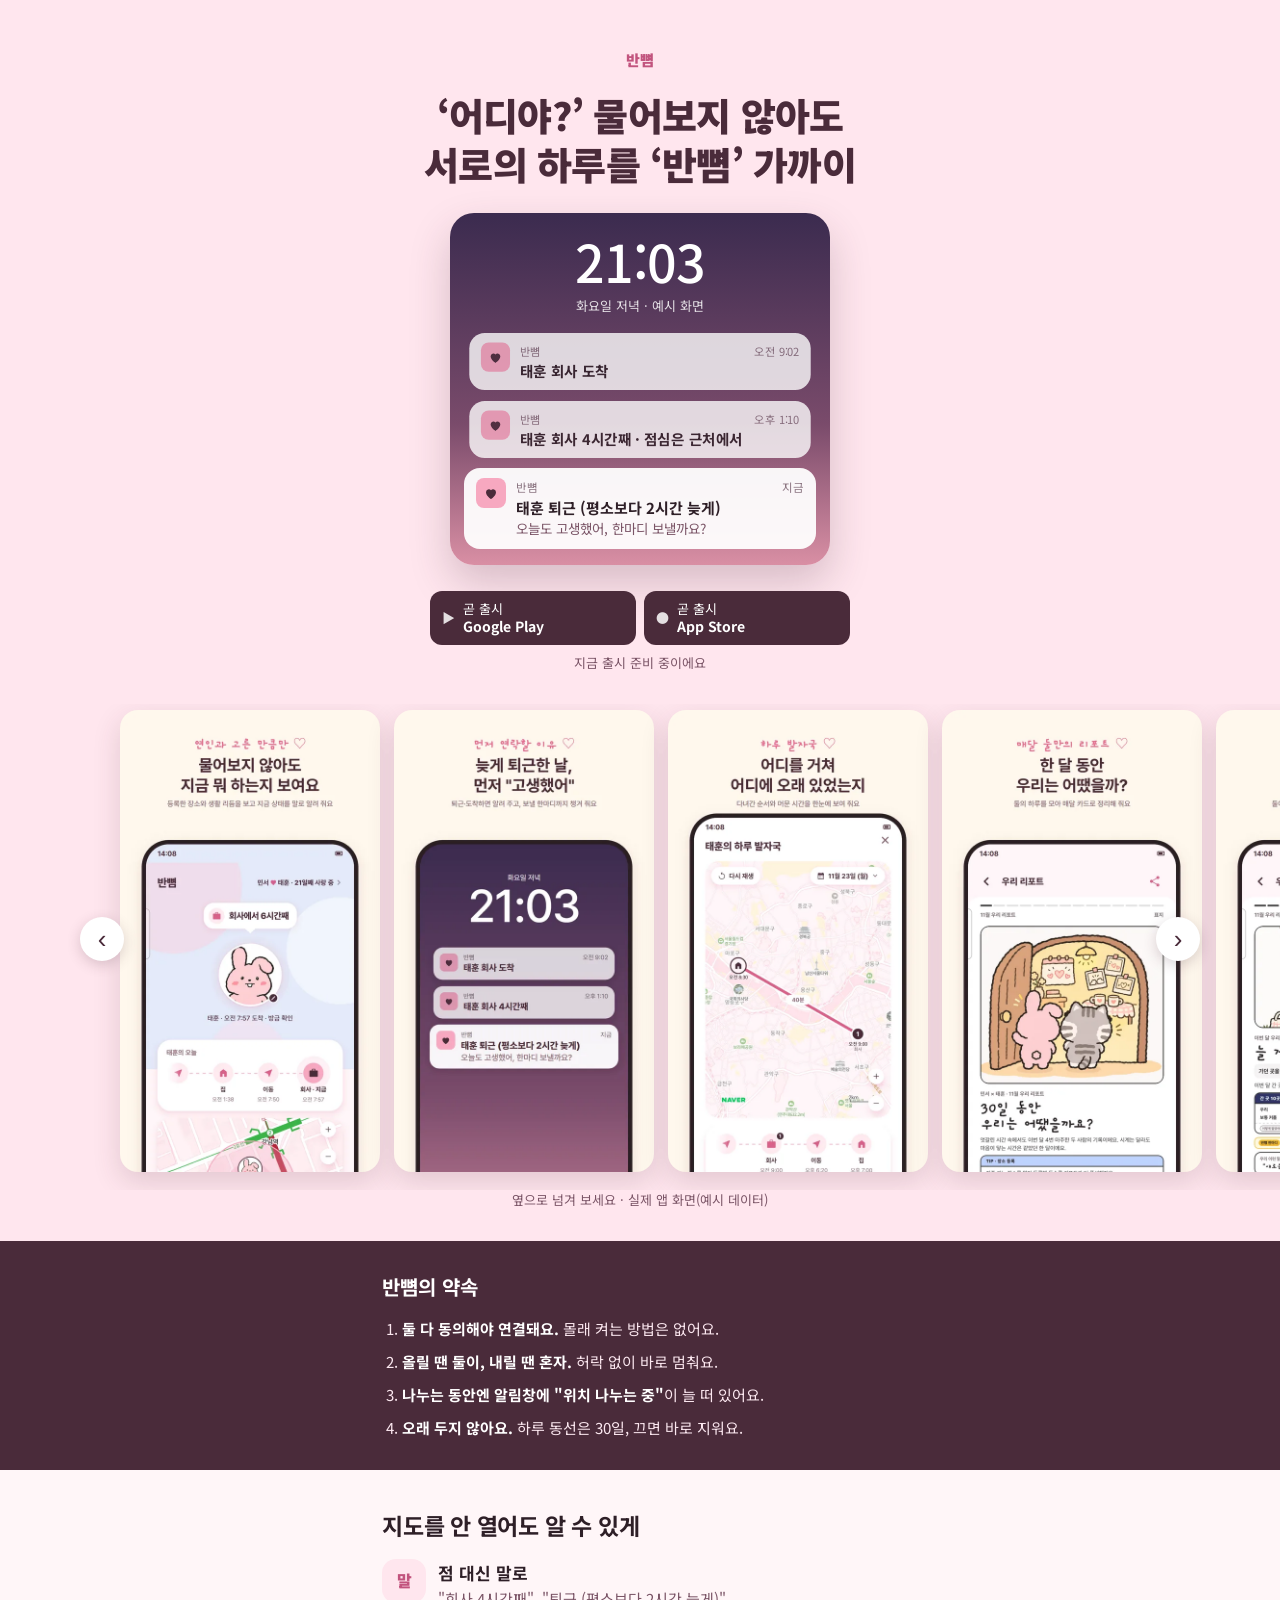
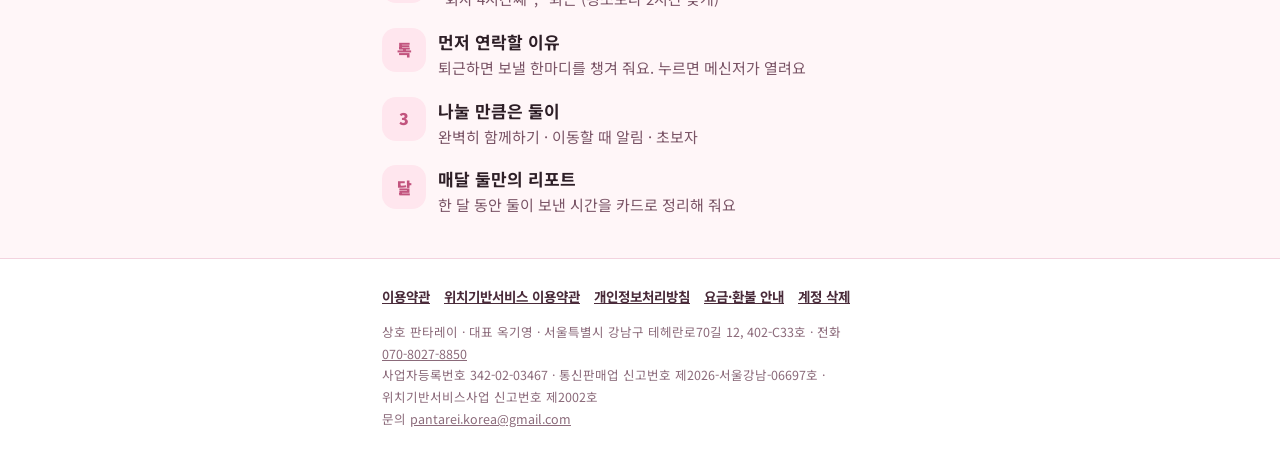
<file: index.html>
<!doctype html>
<html lang="ko">
<head>
<meta charset="utf-8">
<meta name="viewport" content="width=device-width,initial-scale=1,viewport-fit=cover">
<title>반뼘 - 연인과 고른 만큼만 나누는 위치</title>
<meta name="description" content="연인과 서로 동의해 고른 만큼만 위치를 나눠요. 지도 위 점 대신 &quot;퇴근 (평소보다 2시간 늦게)&quot;처럼 말로 알려 줘요.">
<meta property="og:title" content="반뼘 - 연인과 고른 만큼만 나누는 위치">
<meta property="og:description" content="'어디야?' 물어보지 않아도 서로의 하루를 '반뼘' 가까이">
<meta property="og:url" content="https://banppyeom.co.kr/">
<meta property="og:type" content="website">
<meta name="theme-color" content="#FFE6EE">
<link rel="preconnect" href="https://fonts.googleapis.com">
<link rel="stylesheet" href="https://fonts.googleapis.com/css2?family=Noto+Sans+KR:wght@400;500;700;900&display=swap">
<style>
/* 반뼘 소개 첫 화면 (시안 'C+B 섞기' 추천안). 색은 앱 테마 A 마시멜로 핑크 */
:root{--bg:#FFF6F8;--hero:#FFE6EE;--ink:#2E1F27;--deep:#4A2B3A;--sub:#7A5466;--line:#F3D3DF;--accent:#C2547E;
  --sans:"Pretendard","Apple SD Gothic Neo","Noto Sans KR","Malgun Gothic",system-ui,sans-serif}
*{box-sizing:border-box}
html{color-scheme:light}
body{margin:0;background:var(--bg);color:var(--ink);font-family:var(--sans);font-size:16px;line-height:1.6;-webkit-text-size-adjust:100%;word-break:keep-all;overflow-wrap:break-word}
a{color:inherit}
.in{max-width:560px;margin:0 auto;padding-left:max(22px,env(safe-area-inset-left));padding-right:max(22px,env(safe-area-inset-right))}
h1,h2,p{margin:0}
.hero{background:var(--hero);text-align:center;overflow:hidden}
.hero .in{padding-top:48px}
.brand{font-weight:900;font-size:15px;color:var(--accent);margin-bottom:18px;letter-spacing:.02em}
h1{font-size:clamp(27px,6.6vw,38px);line-height:1.3;margin:0 0 24px;font-weight:900;letter-spacing:-.02em;color:var(--deep);text-wrap:balance}
.stores{display:flex;gap:8px;flex-wrap:wrap;max-width:420px;margin:0 auto}
.store{flex:1 1 140px;display:flex;align-items:center;gap:8px;border-radius:12px;padding:10px 12px;font-size:13px;line-height:1.25;background:var(--deep);color:#fff;text-align:left;cursor:default}
.store b{display:block;font-size:14px}
.store .si{flex:none;font-size:13px;opacity:.85}
.soon{font-size:13px;color:var(--sub);margin-top:8px}
.lock{max-width:380px;margin:4px auto 26px;border-radius:24px;padding:22px 14px 16px;background:linear-gradient(180deg,#3B2B4F,#7A4B6B 60%,#D98FA4);color:#fff;display:grid;gap:9px;box-shadow:0 18px 40px rgba(74,43,58,.22)}
.lock .clock{font-size:52px;font-weight:500;line-height:1;letter-spacing:-.02em}
.lock .date{font-size:13px;opacity:.85;margin-bottom:6px}
.push{background:rgba(255,255,255,.94);border-radius:16px;padding:10px 12px;display:grid;grid-template-columns:30px 1fr;gap:10px;text-align:left;color:var(--ink)}
.push.old{opacity:.84;transform:scale(.97)}
.push .ic{width:30px;height:30px;border-radius:8px;background:#F7A8C0;display:grid;place-items:center}
.push .t{font-size:11.5px;color:#8A7480;display:flex;justify-content:space-between}
.push .m{font-size:15px;font-weight:700;line-height:1.4}
.push .s{font-size:13.5px;color:var(--sub)}
.strip{margin-top:30px}
.strip{position:relative}
.track{list-style:none;margin:0;padding:6px max(22px,calc(50vw - 520px)) 18px;display:flex;gap:14px;overflow-x:auto;scroll-snap-type:x mandatory;scroll-padding-inline:max(22px,calc(50vw - 520px));-webkit-overflow-scrolling:touch;scrollbar-width:none;overscroll-behavior-x:contain}
.track::-webkit-scrollbar{display:none}
.track:focus-visible{outline:3px solid var(--accent);outline-offset:-3px}
.slide{flex:0 0 min(66vw,260px);scroll-snap-align:start}
.slide img{display:block;width:100%;height:auto;border-radius:18px;box-shadow:0 10px 28px rgba(74,43,58,.16);background:#FFF8F1}
.nav{position:absolute;top:calc(50% - 30px);width:44px;height:44px;border-radius:50%;border:0;background:#fff;color:var(--deep);font-size:26px;line-height:1;box-shadow:0 4px 14px rgba(74,43,58,.2);cursor:pointer;display:none}
.nav.prev{left:max(10px,calc(50vw - 560px))}.nav.next{right:max(10px,calc(50vw - 560px))}
.nav:focus-visible{outline:3px solid var(--accent)}
@media (hover:hover) and (min-width:720px){.nav{display:grid;place-items:center}}
.hint{font-size:13px;color:var(--sub);padding:0 22px 30px}
.phone{background:#FFF6F8;border:6px solid var(--ink);border-bottom:0;border-radius:28px 28px 0 0;overflow:hidden;width:min(280px,78vw);margin:32px auto 0;line-height:0}
.phone img{display:block;width:100%;height:auto}
.band{background:var(--deep);color:#FCE8F0}
.band .in{padding-top:30px;padding-bottom:30px}
.band h2{color:#fff;font-size:20px;margin-bottom:14px}
.band ol{margin:0;padding-left:20px;display:grid;gap:9px;font-size:15px}
.band b{color:#fff}
section .in{padding-top:40px;padding-bottom:40px}
section h2{font-size:23px;line-height:1.35;margin-bottom:18px;letter-spacing:-.01em;text-wrap:balance}
.feat{display:grid;gap:16px}
.f{display:grid;grid-template-columns:44px 1fr;gap:12px;align-items:start}
.f .ic{width:44px;height:44px;border-radius:14px;background:var(--hero);display:grid;place-items:center;font-weight:900;color:var(--accent)}
.f b{display:block;font-size:17px}
.f span{color:var(--sub);font-size:15px}
.shots{display:grid;grid-template-columns:1fr 1fr;gap:12px;margin-top:26px}
.shots figure{margin:0}
.shots img{display:block;width:100%;height:auto;border-radius:14px;border:1px solid var(--line);background:#fff}
.shots figcaption{font-size:13px;color:var(--sub);margin-top:6px;text-align:center}
.foot{background:#fff;color:#8B6A7A;border-top:1px solid var(--line);font-size:12.5px;line-height:1.75}
.foot .in{padding-top:26px;padding-bottom:max(36px,env(safe-area-inset-bottom))}
.foot a[href^="tel:"]{white-space:nowrap} /* 전화번호가 줄 중간에서 끊기지 않게 (2026-11-27) */
.foot .links{display:flex;flex-wrap:wrap;gap:4px 14px;margin-bottom:12px;font-weight:700;font-size:13.5px;color:var(--deep)}
</style>
</head>
<body>
<header class="hero">
  <div class="in">
    <p class="brand">반뼘</p>
    <h1>‘어디야?’ 물어보지 않아도<br>서로의 하루를 ‘반뼘’ 가까이</h1>
    <div class="lock" role="img" aria-label="잠금화면에 온 반뼘 알림 예시: 오전 9시 2분 태훈 회사 도착, 오후 1시 10분 태훈 회사 4시간째, 지금 태훈 퇴근 평소보다 2시간 늦게, 오늘도 고생했어 한마디 보낼까요">
      <p class="clock">21:03</p><p class="date">화요일 저녁 · 예시 화면</p>
      <div class="push old"><div class="ic"><svg width="16" height="16" viewBox="0 0 24 24" aria-hidden="true"><path fill="#4A2B3A" d="M12 21s-7.5-4.6-7.5-10.2A4.3 4.3 0 0 1 12 8a4.3 4.3 0 0 1 7.5 2.8C19.5 16.4 12 21 12 21z"/></svg></div><div><div class="t"><span>반뼘</span><span>오전 9:02</span></div><p class="m">태훈 회사 도착</p></div></div>
      <div class="push old"><div class="ic"><svg width="16" height="16" viewBox="0 0 24 24" aria-hidden="true"><path fill="#4A2B3A" d="M12 21s-7.5-4.6-7.5-10.2A4.3 4.3 0 0 1 12 8a4.3 4.3 0 0 1 7.5 2.8C19.5 16.4 12 21 12 21z"/></svg></div><div><div class="t"><span>반뼘</span><span>오후 1:10</span></div><p class="m">태훈 회사 4시간째 · 점심은 근처에서</p></div></div>
      <div class="push"><div class="ic"><svg width="16" height="16" viewBox="0 0 24 24" aria-hidden="true"><path fill="#4A2B3A" d="M12 21s-7.5-4.6-7.5-10.2A4.3 4.3 0 0 1 12 8a4.3 4.3 0 0 1 7.5 2.8C19.5 16.4 12 21 12 21z"/></svg></div><div><div class="t"><span>반뼘</span><span>지금</span></div><p class="m">태훈 퇴근 (평소보다 2시간 늦게)</p><p class="s">오늘도 고생했어, 한마디 보낼까요?</p></div></div>
    </div>
    <div class="stores">
      <div class="store" aria-disabled="true"><span class="si">▶</span><span>곧 출시<b>Google Play</b></span></div>
      <div class="store" aria-disabled="true"><span class="si">●</span><span>곧 출시<b>App Store</b></span></div>
    </div>
    <p class="soon">지금 출시 준비 중이에요</p>
  </div>
  <div class="strip" aria-label="반뼘 화면 둘러보기">
    <ul class="track" id="track" tabindex="0">
      <li class="slide"><img src="img/s2-a.webp" width="540" height="960" alt="물어보지 않아도 지금 뭐 하는지 보여요 - 홈 화면"></li>
      <li class="slide"><img src="img/s2-b.webp" width="540" height="960" alt="늦게 퇴근한 날, 먼저 &quot;고생했어&quot; - 잠금화면 알림"></li>
      <li class="slide"><img src="img/s2-h.webp" width="540" height="960" alt="어디를 거쳐 어디에 오래 있었는지 - 하루 발자국" loading="lazy"></li>
      <li class="slide"><img src="img/s2-c.webp" width="540" height="960" alt="한 달 동안 우리는 어땠을까? - 매달 둘만의 리포트" loading="lazy"></li>
      <li class="slide"><img src="img/s2-d.webp" width="540" height="960" alt="이번 달 간 곳 10곳, 처음 간 곳은 0곳 - 위치 리포트" loading="lazy"></li>
      <li class="slide"><img src="img/s2-e.webp" width="540" height="960" alt="얼마나 나눌지 둘이 같이 골라요 - 공유 모드" loading="lazy"></li>
      <li class="slide"><img src="img/s2-f.webp" width="540" height="960" alt="멈추는 건 허락 없이 바로 - 위치 나누기 멈추기" loading="lazy"></li>
      <li class="slide"><img src="img/s2-g.webp" width="540" height="960" alt="부먹? 찍먹? 둘 다 고르면 열려요 - 둘이 게임 결과" loading="lazy"></li>
    </ul>
    <button class="nav prev" type="button" aria-label="이전 화면" data-d="-1">‹</button>
    <button class="nav next" type="button" aria-label="다음 화면" data-d="1">›</button>
  </div>
  <p class="hint">옆으로 넘겨 보세요 · 실제 앱 화면(예시 데이터)</p>
</header>

<div class="band">
  <div class="in">
    <h2>반뼘의 약속</h2>
    <ol>
      <li><b>둘 다 동의해야 연결돼요.</b> 몰래 켜는 방법은 없어요.</li>
      <li><b>올릴 땐 둘이, 내릴 땐 혼자.</b> 허락 없이 바로 멈춰요.</li>
      <li><b>나누는 동안엔 알림창에 "위치 나누는 중"</b>이 늘 떠 있어요.</li>
      <li><b>오래 두지 않아요.</b> 하루 동선은 30일, 끄면 바로 지워요.</li>
    </ol>
  </div>
</div>

<main>
<section>
  <div class="in">
    <h2>지도를 안 열어도 알 수 있게</h2>
    <div class="feat">
      <div class="f"><div class="ic">말</div><div><b>점 대신 말로</b><span>"회사 4시간째", "퇴근 (평소보다 2시간 늦게)"</span></div></div>
      <div class="f"><div class="ic">톡</div><div><b>먼저 연락할 이유</b><span>퇴근하면 보낼 한마디를 챙겨 줘요. 누르면 메신저가 열려요</span></div></div>
      <div class="f"><div class="ic">3</div><div><b>나눌 만큼은 둘이</b><span>완벽히 함께하기 · 이동할 때 알림 · 초보자</span></div></div>
      <div class="f"><div class="ic">달</div><div><b>매달 둘만의 리포트</b><span>한 달 동안 둘이 보낸 시간을 카드로 정리해 줘요</span></div></div>
    </div>
  </div>
</section>
</main>

<footer class="foot" id="support">
  <div class="in">
    <div class="links"><a href="terms.html">이용약관</a><a href="location-terms.html">위치기반서비스 이용약관</a><a href="privacy.html">개인정보처리방침</a><a href="pricing.html">요금·환불 안내</a><a href="delete-account.html">계정 삭제</a></div>
    상호 판타레이 · 대표 옥기영 · 서울특별시 강남구 테헤란로70길 12, 402-C33호 · 전화 <a href="tel:07080278850">070-8027-8850</a><br>
    사업자등록번호 342-02-03467 · 통신판매업 신고번호 제2026-서울강남-06697호 · 위치기반서비스사업 신고번호 제2002호<br>
    문의 <a href="mailto:pantarei.korea@gmail.com">pantarei.korea@gmail.com</a>
  </div>
</footer>
<script>
// 화면 줄: 화살표로 한 장씩 넘기기 (PC). 폰은 손가락으로 밀기
(function(){var t=document.getElementById('track');if(!t)return;
document.querySelectorAll('.nav').forEach(function(b){b.addEventListener('click',function(){
var w=t.querySelector('.slide').getBoundingClientRect().width+14;t.scrollBy({left:w*Number(b.dataset.d),behavior:'smooth'});});});})();
</script>
</body>
</html>
</file>
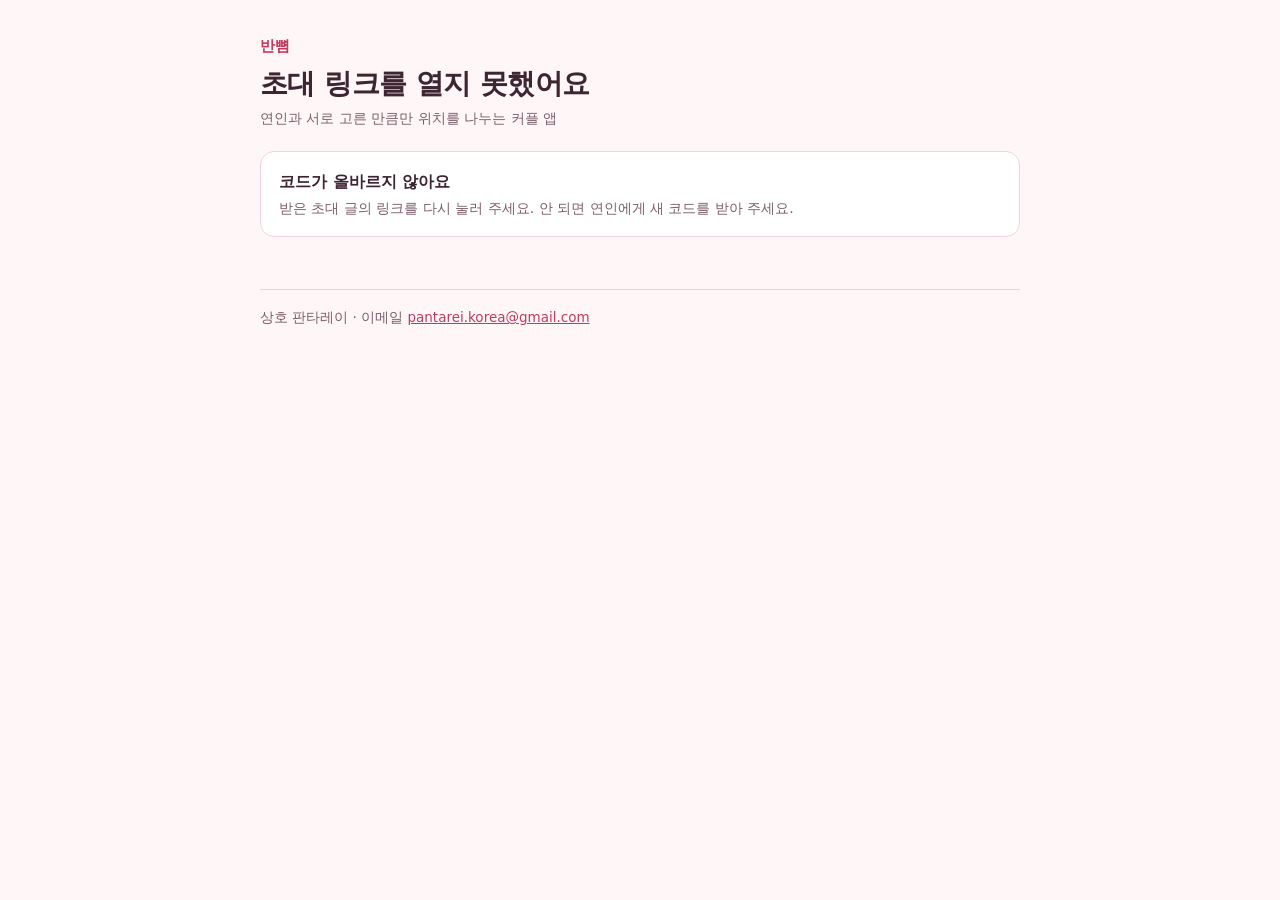
<file: invite/index.html>
<!doctype html>
<html lang="ko">
<head>
<meta charset="utf-8">
<meta name="viewport" content="width=device-width,initial-scale=1,viewport-fit=cover">
<meta name="robots" content="noindex">
<meta name="referrer" content="no-referrer">
<title>반뼘 초대</title>
<link rel="stylesheet" href="../style.css">
<style>
  /* 초대 페이지에만 쓰는 것: 코드 크게, 누르는 버튼 */
  .code{font-size:34px;font-weight:800;letter-spacing:.16em;text-align:center;margin:6px 0 2px;font-variant-numeric:tabular-nums;user-select:all;-webkit-user-select:all}
  .btn{display:block;width:100%;min-height:52px;padding:14px 18px;border:0;border-radius:14px;font:inherit;font-weight:700;font-size:17px;text-align:center;text-decoration:none;cursor:pointer}
  .btn.main{background:var(--accent);color:#fff}
  .btn.sub{background:var(--soft);color:var(--ink);margin-top:10px}
  @media (prefers-color-scheme:dark){.btn.main{color:#1A1216}}
  .done{color:var(--sub);font-size:14px;text-align:center;margin:8px 0 0;min-height:1.75em}
  [hidden]{display:none!important}
</style>
</head>
<body>
<main>
<header>
  <a class="brand" href="../index.html">반뼘</a>
  <h1 id="title">연인이 반뼘으로 초대했어요</h1>
  <p class="meta">연인과 서로 고른 만큼만 위치를 나누는 커플 앱</p>
</header>

<!-- 코드가 맞을 때 -->
<section id="ok" hidden>
  <div class="box">
    <p style="margin-top:0">초대 코드</p>
    <p class="code" id="code"></p>
    <button class="btn sub" id="copy" type="button">코드 복사</button>
    <p class="done" id="copied" aria-live="polite"></p>
  </div>

  <!-- 안드로이드: 앱을 연다. 카카오톡 안 브라우저는 저절로 넘어가는 걸 막기도 해서 누르는 버튼을 늘 둔다 -->
  <div id="android" hidden>
    <a class="btn main" id="open" href="#">반뼘 앱에서 열기</a>
    <p class="meta" style="margin-top:10px">앱이 없으면 Play 스토어로 가요. 설치한 뒤 반뼘을 열고 <b>커플 연결</b> 화면의 <b>받은 코드가 있어요</b> 칸에 위 코드를 넣어 주세요.</p>
  </div>

  <!-- 아이폰: 누르면 앱을 연다 (저절로 넘기지 않는다: 앱이 없으면 사파리가 '주소가 유효하지 않음' 창을 띄워서)
       App Store 버튼은 APP_STORE_ID가 있을 때만 보인다 -->
  <div id="ios" hidden>
    <a class="btn main" id="iosOpen" href="#">반뼘 앱에서 열기</a>
    <a class="btn sub" id="appStore" href="#" hidden>App Store에서 받기</a>
    <!-- 출시 전(APP_STORE_ID 없음)에는 앱스토어 대신 이 한 줄 (2026-11-25 사용자 결정) -->
    <p class="meta" id="iosSoon" style="margin-top:10px" hidden>아이폰 앱은 곧 나와요.</p>
    <p class="meta" style="margin-top:10px">열리지 않으면 반뼘 앱을 열고 <b>커플 연결</b> 화면의 <b>받은 코드가 있어요</b> 칸에 위 코드를 넣어 주세요.</p>
  </div>

  <!-- 그 밖(PC 등) -->
  <div id="other" class="soft" hidden>
    <p style="margin-top:0"><b>반뼘 앱에서 열어 주세요</b></p>
    <ol>
      <li>휴대폰에서 반뼘 앱을 열어요</li>
      <li>로그인하고 <b>커플 연결</b> 화면으로 가요</li>
      <li><b>받은 코드가 있어요</b> 칸에 위 초대 코드를 넣으면 연결돼요</li>
    </ol>
  </div>
</section>

<!-- 코드가 없거나 틀릴 때 -->
<section id="bad" class="box" hidden>
  <p style="margin:0"><b>코드가 올바르지 않아요</b></p>
  <p class="meta">받은 초대 글의 링크를 다시 눌러 주세요. 안 되면 연인에게 새 코드를 받아 주세요.</p>
</section>

<noscript><p class="box">이 페이지는 자바스크립트가 필요해요. 반뼘 앱을 열고 <b>커플 연결</b> 화면의 <b>받은 코드가 있어요</b> 칸에 받은 초대 코드를 넣어 주세요.</p></noscript>

<footer>상호 판타레이 · 이메일 <a href="mailto:pantarei.korea@gmail.com">pantarei.korea@gmail.com</a></footer>
</main>
<script>
// 초대 링크 https://banppyeom.co.kr/invite/?c=코드 (앱 src/features/couple/inviteMessage.ts가 만든다)
// 시험: parseCode·intentUrl·appUrl·appStoreUrl·isIos는 inviteWebPage.test.ts, 화면(기기별 칸·저절로 넘기기 한 번·틀린 코드·복사 순서)은 inviteWebPage.dom.test.ts (src/features/couple/__tests__/)
var PACKAGE = 'com.pantarei.banppyeom';
var STORE = 'https://play.google.com/store/apps/details?id=' + PACKAGE;
// 아이폰 App Store 앱 번호. 출시 전이라 null (null이면 App Store 버튼을 숨긴다)
// 출시되면 App Store Connect의 Apple ID 6839071311을 넣는다 (아이폰 출시 점검표 5-2)
var APP_STORE_ID = null;

// 코드: 영문 대문자·숫자 6자리만 (앱 초대 코드와 같은 꼴). 아니면 null
function parseCode(search) {
  var m = /[?&]c=([^&#]*)/.exec(search || '');
  var c = m ? m[1] : '';
  try { c = decodeURIComponent(c); } catch (e) { return null; }
  return /^[A-Z0-9]{6}$/.test(c) ? c : null;
}

// 안드로이드 앱 열기: banppyeom://accept/코드 로 열고, 앱이 없으면 Play 스토어로
function intentUrl(code) {
  return 'intent://accept/' + code + '#Intent;scheme=banppyeom;package=' + PACKAGE +
    ';S.browser_fallback_url=' + encodeURIComponent(STORE) + ';end';
}

// 아이폰 앱 열기: 앱 딥링크 그대로 (앱 src/app/_layout의 초대 받기 열기와 같은 주소)
function appUrl(code) {
  return 'banppyeom://accept/' + code;
}

// App Store 주소. 번호가 없으면(출시 전) null
function appStoreUrl(id) {
  return id ? 'https://apps.apple.com/kr/app/id' + id : null;
}

// 아이폰·아이패드 (아이패드 사파리는 맥처럼 보이지만 터치가 있다)
function isIos(ua, touchPoints) {
  return /iPhone|iPad|iPod/i.test(ua) || (/Macintosh/i.test(ua) && touchPoints > 1);
}

// 저절로 넘기기를 이 탭에서 이미 했는지: sessionStorage(새로고침·뒤로 가기에도 남음), 막힌 곳은 history.state
var OPENED_KEY = 'banppyeom-invite-opened';
function wasOpened(code) {
  try { if (sessionStorage.getItem(OPENED_KEY) === code) return true; } catch (e) { /* 막힌 곳: 아래로 */ }
  try { return !!(history.state && history.state[OPENED_KEY] === code); } catch (e) { return false; }
}
function markOpened(code) {
  try { sessionStorage.setItem(OPENED_KEY, code); } catch (e) { /* 막힌 곳: history로 */ }
  try {
    // 남이 넣어 둔 state는 지우지 않고 한 칸만 더한다
    var s = {}, old = history.state;
    if (old && typeof old === 'object') for (var k in old) s[k] = old[k];
    s[OPENED_KEY] = code;
    history.replaceState(s, '');
  } catch (e) { /* 둘 다 막히면 기억 못 한다 (다시 열면 또 넘김) */ }
}

// 숨은 칸에 코드를 넣고 골라서 복사. 됐으면 true
function copyBySelect(code) {
  var t = document.createElement('textarea');
  t.value = code; t.setAttribute('readonly', '');
  t.style.position = 'fixed'; t.style.top = '0'; t.style.left = '0'; t.style.opacity = '0';
  document.body.appendChild(t);
  var ok = false;
  try {
    t.select();
    t.setSelectionRange(0, code.length); // 아이폰은 select()만으로 안 골라질 때가 있다
    ok = !!document.execCommand('copy');
  } catch (e) { ok = false; }
  document.body.removeChild(t);
  return ok;
}

if (typeof document !== 'undefined') {
  var code = parseCode(location.search);
  var $ = function (id) { return document.getElementById(id); };
  if (!code) {
    $('bad').hidden = false;
    $('title').textContent = '초대 링크를 열지 못했어요';
  } else {
    $('ok').hidden = false;
    $('code').textContent = code;
    var android = /Android/i.test(navigator.userAgent);
    if (android) {
      $('android').hidden = false;
      $('open').href = intentUrl(code);
      // 한 번은 저절로 앱으로 넘겨 본다 (막히면 위 버튼을 누르면 된다)
      // 뒤로 가기·새로고침으로 다시 열리면 또 넘기지 않고 버튼만 둔다: 넘긴 걸 탭에 기억 (예약하는 순간 기억해 0.3초 안 새로고침도 막는다)
      if (!wasOpened(code)) {
        markOpened(code);
        setTimeout(function () { location.href = intentUrl(code); }, 300);
      }
    } else if (isIos(navigator.userAgent, navigator.maxTouchPoints || 0)) {
      $('ios').hidden = false;
      $('iosOpen').href = appUrl(code);
      var storeUrl = appStoreUrl(APP_STORE_ID);
      if (storeUrl) {
        $('appStore').href = storeUrl;
        $('appStore').hidden = false;
      } else {
        $('iosSoon').hidden = false;
      }
    } else {
      $('other').hidden = false;
    }
    $('copy').addEventListener('click', function () {
      var say = function (ok) {
        $('copied').textContent = ok ? '복사했어요. 반뼘 앱의 받은 코드 칸에 붙여 넣어 주세요' : '코드를 길게 눌러 복사해 주세요';
      };
      // 1) 누른 처리 안에서 바로(동기로) 숨은 칸을 골라 복사: 카카오톡 안 브라우저 등 clipboard가 막힌 곳도 된다
      //    (clipboard 실패 뒤에 부르면 사용자 동작이 지나서 막힌다 → 이 순서)
      if (copyBySelect(code)) return say(true);
      // 2) 안 되면 clipboard API, 3) 그것도 안 되면 길게 눌러 복사 안내
      if (navigator.clipboard && navigator.clipboard.writeText) {
        navigator.clipboard.writeText(code).then(function () { say(true); }, function () { say(false); });
      } else say(false);
    });
  }
}
</script>
</body>
</html>
</file>
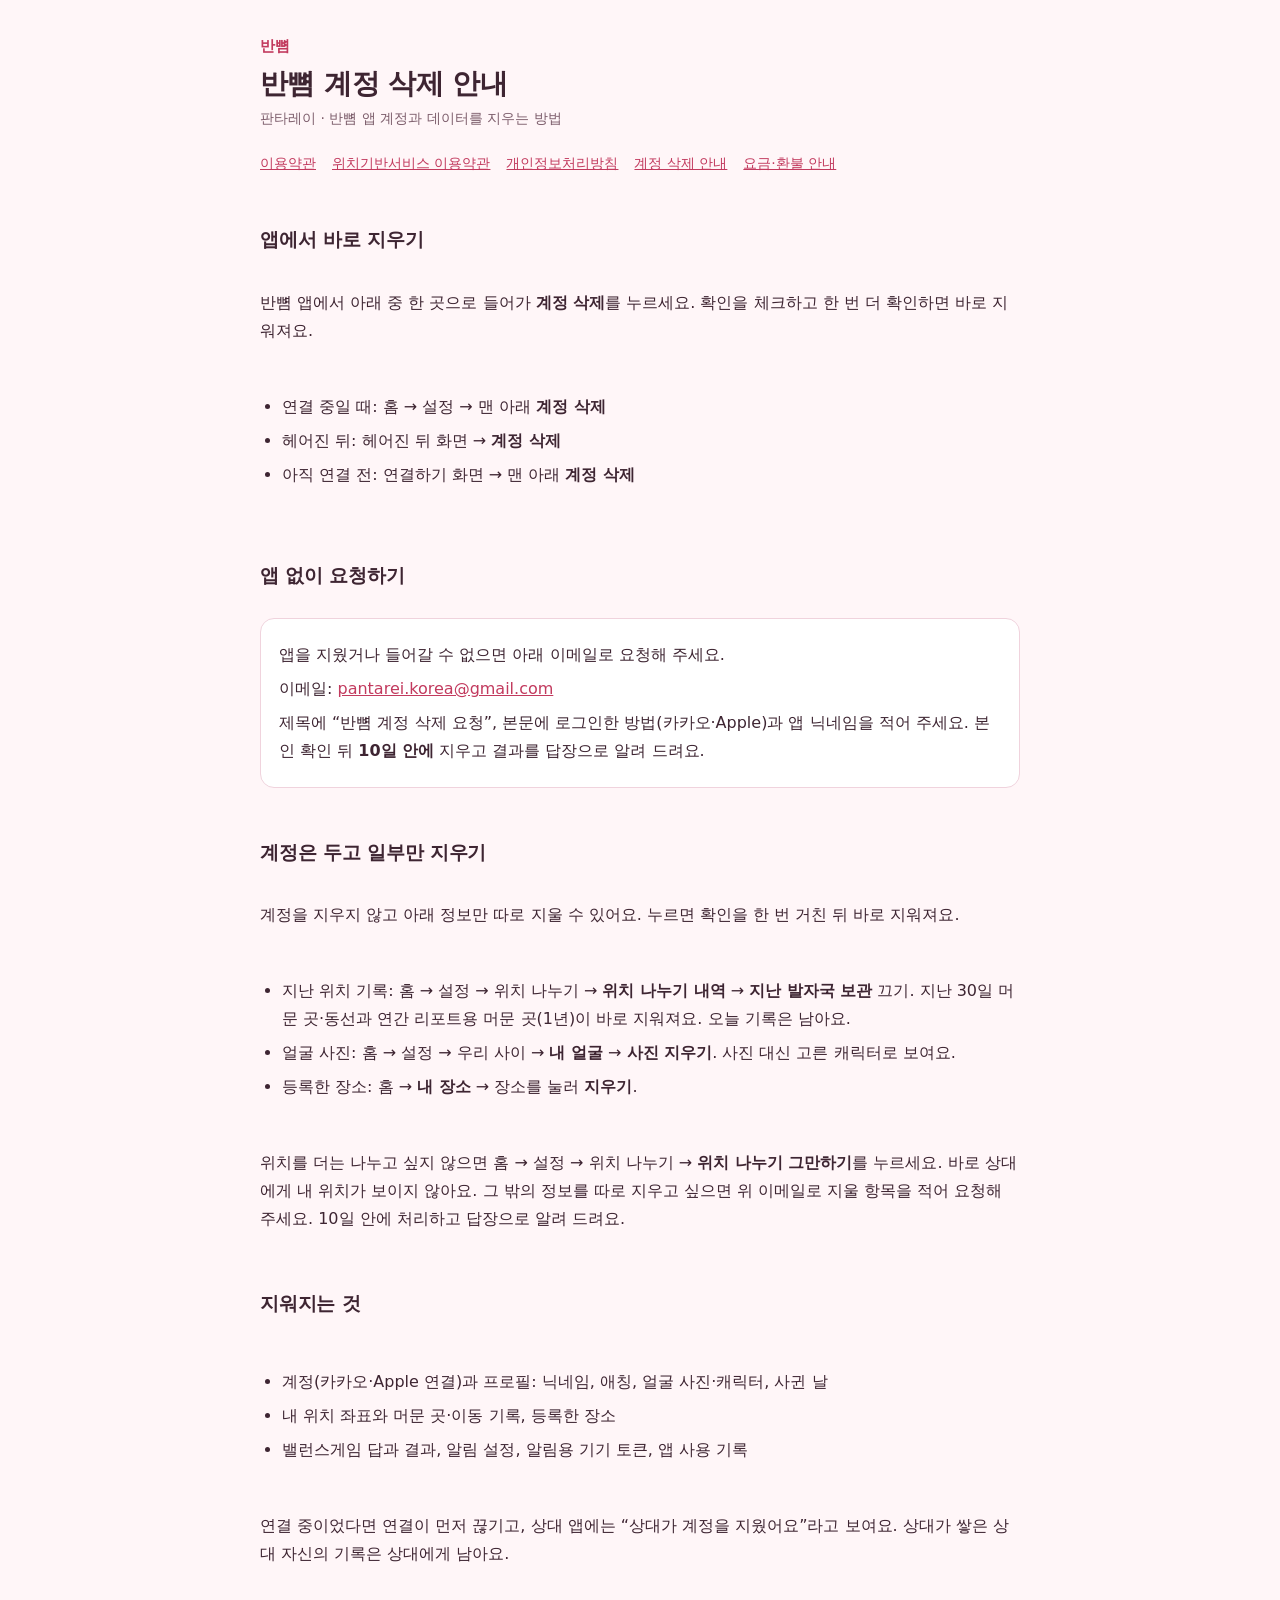
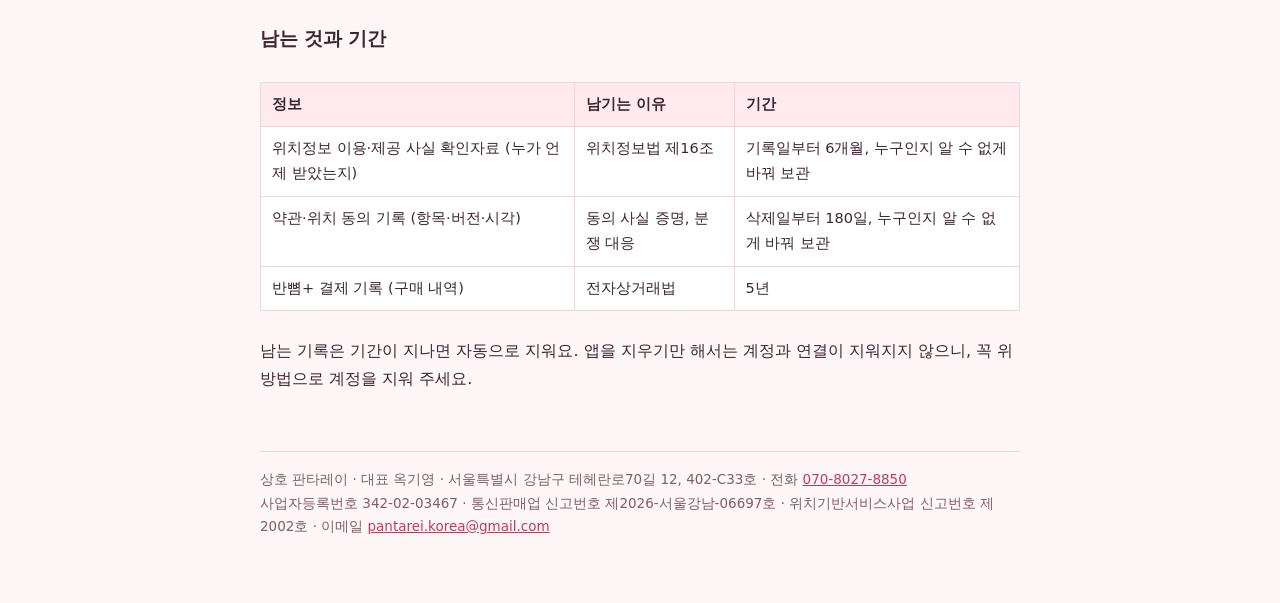
<file: delete-account.html>
<!doctype html>
<html lang="ko">
<head>
<meta charset="utf-8">
<meta name="viewport" content="width=device-width,initial-scale=1,viewport-fit=cover">
<title>반뼘 계정 삭제 안내</title>
<link rel="stylesheet" href="style.css">
</head>
<body>
<main>
<header>
  <a class="brand" href="index.html">반뼘</a>
  <h1>반뼘 계정 삭제 안내</h1>
  <p class="meta">판타레이 · 반뼘 앱 계정과 데이터를 지우는 방법</p>
</header>
<nav class="docs" aria-label="정책 문서">
  <a href="terms.html">이용약관</a><a href="location-terms.html">위치기반서비스 이용약관</a><a href="privacy.html">개인정보처리방침</a><a href="delete-account.html">계정 삭제 안내</a><a href="pricing.html">요금·환불 안내</a>
</nav>

<h2>앱에서 바로 지우기</h2>
<p>반뼘 앱에서 아래 중 한 곳으로 들어가 <b>계정 삭제</b>를 누르세요. 확인을 체크하고 한 번 더 확인하면 바로 지워져요.</p>
<ul>
  <li>연결 중일 때: 홈 → 설정 → 맨 아래 <b>계정 삭제</b></li>
  <li>헤어진 뒤: 헤어진 뒤 화면 → <b>계정 삭제</b></li>
  <li>아직 연결 전: 연결하기 화면 → 맨 아래 <b>계정 삭제</b></li>
</ul>

<h2>앱 없이 요청하기</h2>
<div class="box">
  <p>앱을 지웠거나 들어갈 수 없으면 아래 이메일로 요청해 주세요.</p>
  <p>이메일: <a href="mailto:pantarei.korea@gmail.com">pantarei.korea@gmail.com</a></p>
  <p>제목에 “반뼘 계정 삭제 요청”, 본문에 로그인한 방법(카카오·Apple)과 앱 닉네임을 적어 주세요. 본인 확인 뒤 <b>10일 안에</b> 지우고 결과를 답장으로 알려 드려요.</p>
</div>

<h2>계정은 두고 일부만 지우기</h2>
<p>계정을 지우지 않고 아래 정보만 따로 지울 수 있어요. 누르면 확인을 한 번 거친 뒤 바로 지워져요.</p>
<ul>
  <li>지난 위치 기록: 홈 → 설정 → 위치 나누기 → <b>위치 나누기 내역</b> → <b>지난 발자국 보관</b> 끄기. 지난 30일 머문 곳·동선과 연간 리포트용 머문 곳(1년)이 바로 지워져요. 오늘 기록은 남아요.</li>
  <li>얼굴 사진: 홈 → 설정 → 우리 사이 → <b>내 얼굴</b> → <b>사진 지우기</b>. 사진 대신 고른 캐릭터로 보여요.</li>
  <li>등록한 장소: 홈 → <b>내 장소</b> → 장소를 눌러 <b>지우기</b>.</li>
</ul>
<p>위치를 더는 나누고 싶지 않으면 홈 → 설정 → 위치 나누기 → <b>위치 나누기 그만하기</b>를 누르세요. 바로 상대에게 내 위치가 보이지 않아요. 그 밖의 정보를 따로 지우고 싶으면 위 이메일로 지울 항목을 적어 요청해 주세요. 10일 안에 처리하고 답장으로 알려 드려요.</p>

<h2>지워지는 것</h2>
<ul>
  <li>계정(카카오·Apple 연결)과 프로필: 닉네임, 애칭, 얼굴 사진·캐릭터, 사귄 날</li>
  <li>내 위치 좌표와 머문 곳·이동 기록, 등록한 장소</li>
  <li>밸런스게임 답과 결과, 알림 설정, 알림용 기기 토큰, 앱 사용 기록</li>
</ul>
<p>연결 중이었다면 연결이 먼저 끊기고, 상대 앱에는 “상대가 계정을 지웠어요”라고 보여요. 상대가 쌓은 상대 자신의 기록은 상대에게 남아요.</p>

<h2>남는 것과 기간</h2>
<div class="tw"><table>
  <thead><tr><th>정보</th><th>남기는 이유</th><th>기간</th></tr></thead>
  <tbody>
    <tr><td>위치정보 이용·제공 사실 확인자료 (누가 언제 받았는지)</td><td>위치정보법 제16조</td><td>기록일부터 6개월, 누구인지 알 수 없게 바꿔 보관</td></tr>
    <tr><td>약관·위치 동의 기록 (항목·버전·시각)</td><td>동의 사실 증명, 분쟁 대응</td><td>삭제일부터 180일, 누구인지 알 수 없게 바꿔 보관</td></tr>
    <tr><td>반뼘+ 결제 기록 (구매 내역)</td><td>전자상거래법</td><td>5년</td></tr>
  </tbody>
</table></div>
<p>남는 기록은 기간이 지나면 자동으로 지워요. 앱을 지우기만 해서는 계정과 연결이 지워지지 않으니, 꼭 위 방법으로 계정을 지워 주세요.</p>

<footer>
  상호 판타레이 · 대표 옥기영 · 서울특별시 강남구 테헤란로70길 12, 402-C33호 · 전화 <a href="tel:07080278850">070-8027-8850</a><br>
  사업자등록번호 342-02-03467 · 통신판매업 신고번호 제2026-서울강남-06697호 · 위치기반서비스사업 신고번호 제2002호 · 이메일 <a href="mailto:pantarei.korea@gmail.com">pantarei.korea@gmail.com</a>
</footer>
</main>
</body>
</html>
</file>
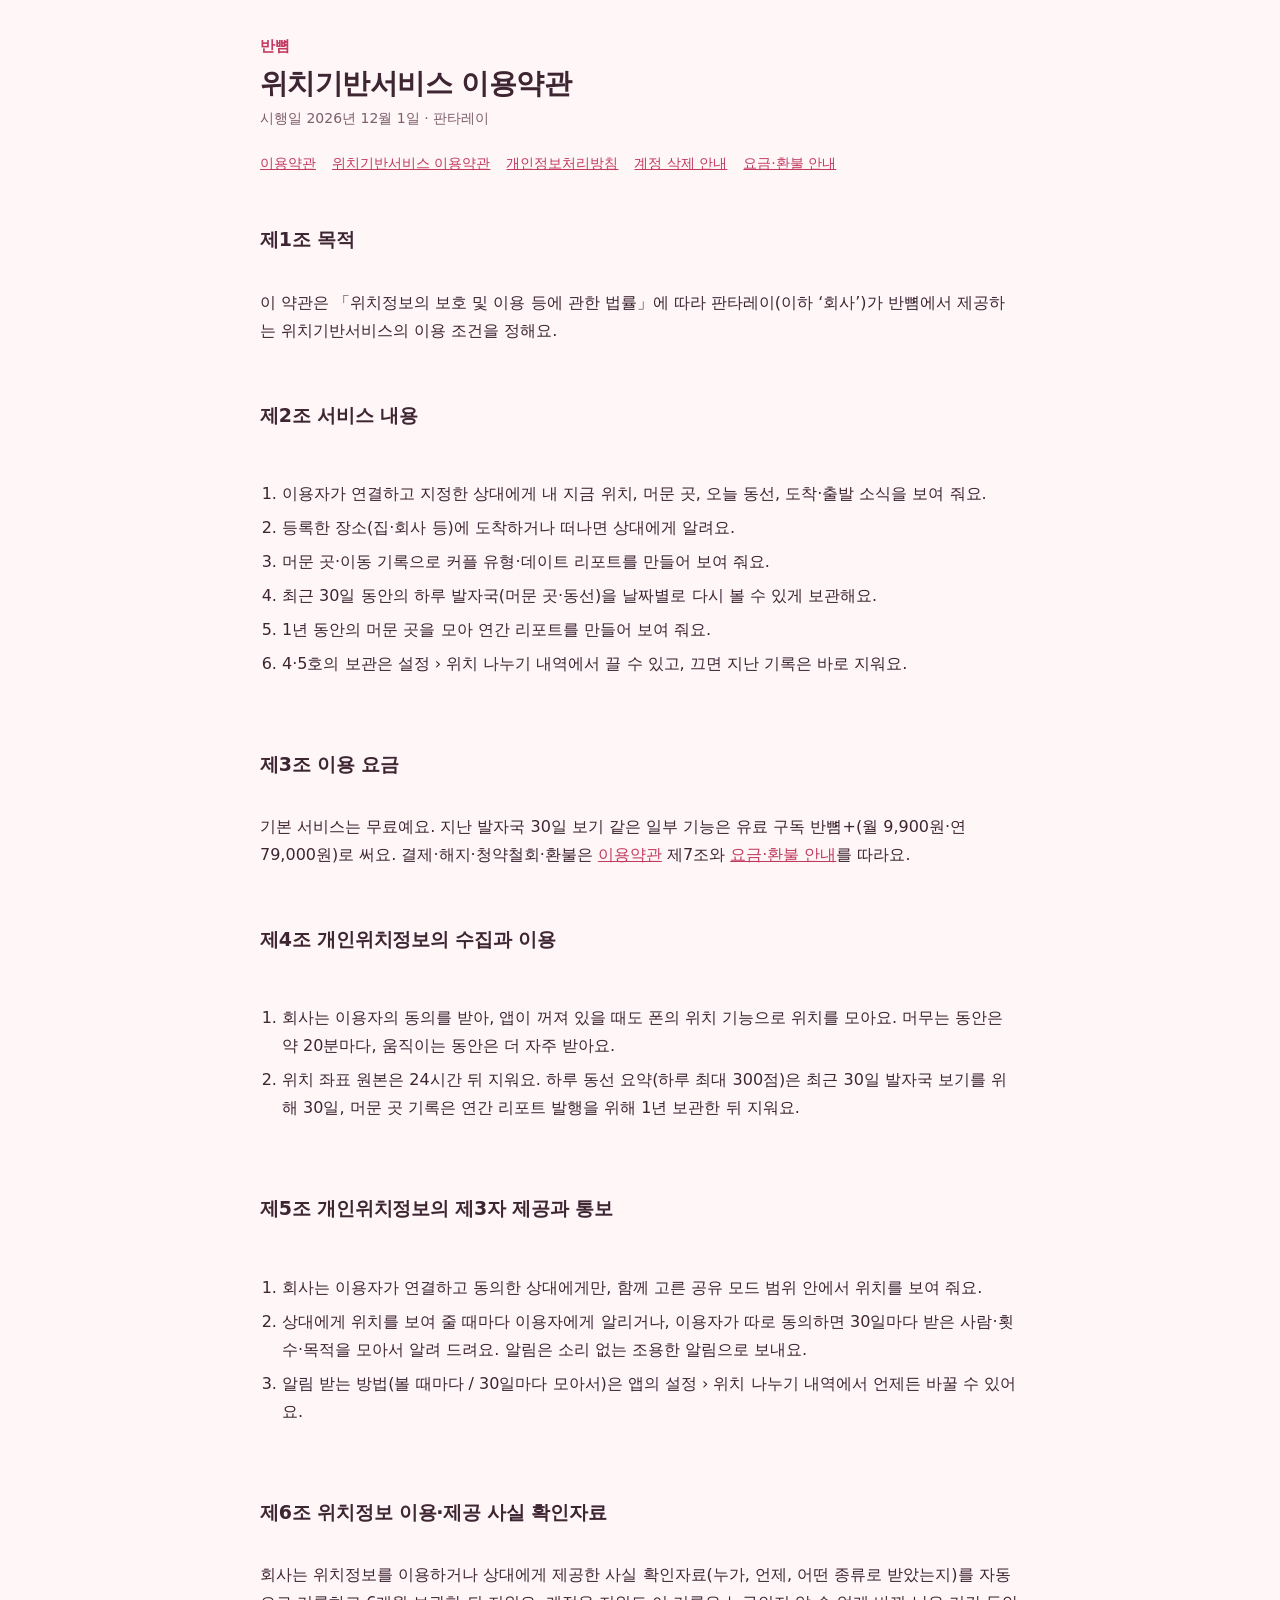
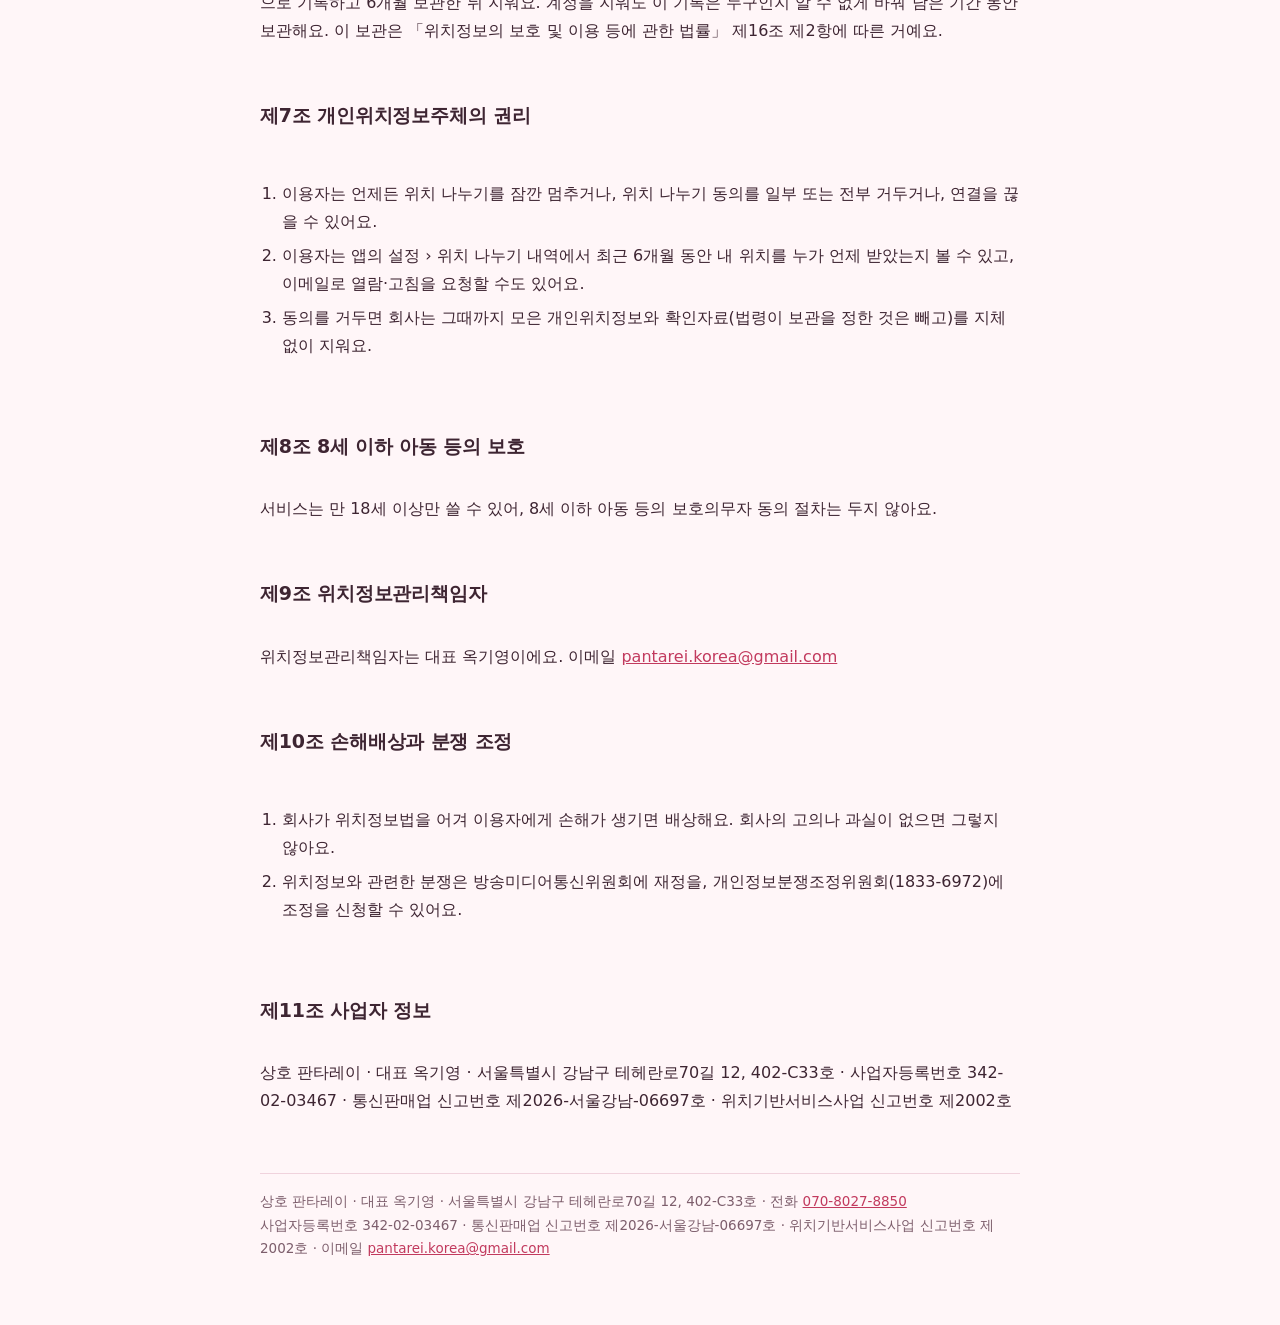
<file: location-terms.html>
<!doctype html>
<html lang="ko">
<head>
<meta charset="utf-8">
<meta name="viewport" content="width=device-width,initial-scale=1,viewport-fit=cover">
<title>반뼘 위치기반서비스 이용약관</title>
<link rel="stylesheet" href="style.css">
</head>
<body>
<main>
<header>
  <a class="brand" href="index.html">반뼘</a>
  <h1>위치기반서비스 이용약관</h1>
  <p class="meta">시행일 2026년 12월 1일 · 판타레이</p>
</header>
<nav class="docs" aria-label="정책 문서">
  <a href="terms.html">이용약관</a><a href="location-terms.html">위치기반서비스 이용약관</a><a href="privacy.html">개인정보처리방침</a><a href="delete-account.html">계정 삭제 안내</a><a href="pricing.html">요금·환불 안내</a>
</nav>

<h2>제1조 목적</h2>
<p>이 약관은 「위치정보의 보호 및 이용 등에 관한 법률」에 따라 판타레이(이하 ‘회사’)가 반뼘에서 제공하는 위치기반서비스의 이용 조건을 정해요.</p>

<h2>제2조 서비스 내용</h2>
<ol>
  <li>이용자가 연결하고 지정한 상대에게 내 지금 위치, 머문 곳, 오늘 동선, 도착·출발 소식을 보여 줘요.</li>
  <li>등록한 장소(집·회사 등)에 도착하거나 떠나면 상대에게 알려요.</li>
  <li>머문 곳·이동 기록으로 커플 유형·데이트 리포트를 만들어 보여 줘요.</li>
  <li>최근 30일 동안의 하루 발자국(머문 곳·동선)을 날짜별로 다시 볼 수 있게 보관해요.</li>
  <li>1년 동안의 머문 곳을 모아 연간 리포트를 만들어 보여 줘요.</li>
  <li>4·5호의 보관은 설정 › 위치 나누기 내역에서 끌 수 있고, 끄면 지난 기록은 바로 지워요.</li>
</ol>

<h2>제3조 이용 요금</h2>
<p>기본 서비스는 무료예요. 지난 발자국 30일 보기 같은 일부 기능은 유료 구독 반뼘+(월 9,900원·연 79,000원)로 써요. 결제·해지·청약철회·환불은 <a href="terms.html">이용약관</a> 제7조와 <a href="pricing.html">요금·환불 안내</a>를 따라요.</p>

<h2>제4조 개인위치정보의 수집과 이용</h2>
<ol>
  <li>회사는 이용자의 동의를 받아, 앱이 꺼져 있을 때도 폰의 위치 기능으로 위치를 모아요. 머무는 동안은 약 20분마다, 움직이는 동안은 더 자주 받아요.</li>
  <li>위치 좌표 원본은 24시간 뒤 지워요. 하루 동선 요약(하루 최대 300점)은 최근 30일 발자국 보기를 위해 30일, 머문 곳 기록은 연간 리포트 발행을 위해 1년 보관한 뒤 지워요.</li>
</ol>

<h2>제5조 개인위치정보의 제3자 제공과 통보</h2>
<ol>
  <li>회사는 이용자가 연결하고 동의한 상대에게만, 함께 고른 공유 모드 범위 안에서 위치를 보여 줘요.</li>
  <li>상대에게 위치를 보여 줄 때마다 이용자에게 알리거나, 이용자가 따로 동의하면 30일마다 받은 사람·횟수·목적을 모아서 알려 드려요. 알림은 소리 없는 조용한 알림으로 보내요.</li>
  <li>알림 받는 방법(볼 때마다 / 30일마다 모아서)은 앱의 설정 › 위치 나누기 내역에서 언제든 바꿀 수 있어요.</li>
</ol>

<h2>제6조 위치정보 이용·제공 사실 확인자료</h2>
<p>회사는 위치정보를 이용하거나 상대에게 제공한 사실 확인자료(누가, 언제, 어떤 종류로 받았는지)를 자동으로 기록하고 6개월 보관한 뒤 지워요. 계정을 지워도 이 기록은 누구인지 알 수 없게 바꿔 남은 기간 동안 보관해요. 이 보관은 「위치정보의 보호 및 이용 등에 관한 법률」 제16조 제2항에 따른 거예요.</p>

<h2>제7조 개인위치정보주체의 권리</h2>
<ol>
  <li>이용자는 언제든 위치 나누기를 잠깐 멈추거나, 위치 나누기 동의를 일부 또는 전부 거두거나, 연결을 끊을 수 있어요.</li>
  <li>이용자는 앱의 설정 › 위치 나누기 내역에서 최근 6개월 동안 내 위치를 누가 언제 받았는지 볼 수 있고, 이메일로 열람·고침을 요청할 수도 있어요.</li>
  <li>동의를 거두면 회사는 그때까지 모은 개인위치정보와 확인자료(법령이 보관을 정한 것은 빼고)를 지체 없이 지워요.</li>
</ol>

<h2>제8조 8세 이하 아동 등의 보호</h2>
<p>서비스는 만 18세 이상만 쓸 수 있어, 8세 이하 아동 등의 보호의무자 동의 절차는 두지 않아요.</p>

<h2>제9조 위치정보관리책임자</h2>
<p>위치정보관리책임자는 대표 옥기영이에요. 이메일 <a href="mailto:pantarei.korea@gmail.com">pantarei.korea@gmail.com</a></p>

<h2>제10조 손해배상과 분쟁 조정</h2>
<ol>
  <li>회사가 위치정보법을 어겨 이용자에게 손해가 생기면 배상해요. 회사의 고의나 과실이 없으면 그렇지 않아요.</li>
  <li>위치정보와 관련한 분쟁은 방송미디어통신위원회에 재정을, 개인정보분쟁조정위원회(1833-6972)에 조정을 신청할 수 있어요.</li>
</ol>

<h2>제11조 사업자 정보</h2>
<p>상호 판타레이 · 대표 옥기영 · 서울특별시 강남구 테헤란로70길 12, 402-C33호 · 사업자등록번호 342-02-03467 · 통신판매업 신고번호 제2026-서울강남-06697호 · 위치기반서비스사업 신고번호 제2002호</p>

<footer>
  상호 판타레이 · 대표 옥기영 · 서울특별시 강남구 테헤란로70길 12, 402-C33호 · 전화 <a href="tel:07080278850">070-8027-8850</a><br>
  사업자등록번호 342-02-03467 · 통신판매업 신고번호 제2026-서울강남-06697호 · 위치기반서비스사업 신고번호 제2002호 · 이메일 <a href="mailto:pantarei.korea@gmail.com">pantarei.korea@gmail.com</a>
</footer>
</main>
</body>
</html>
</file>
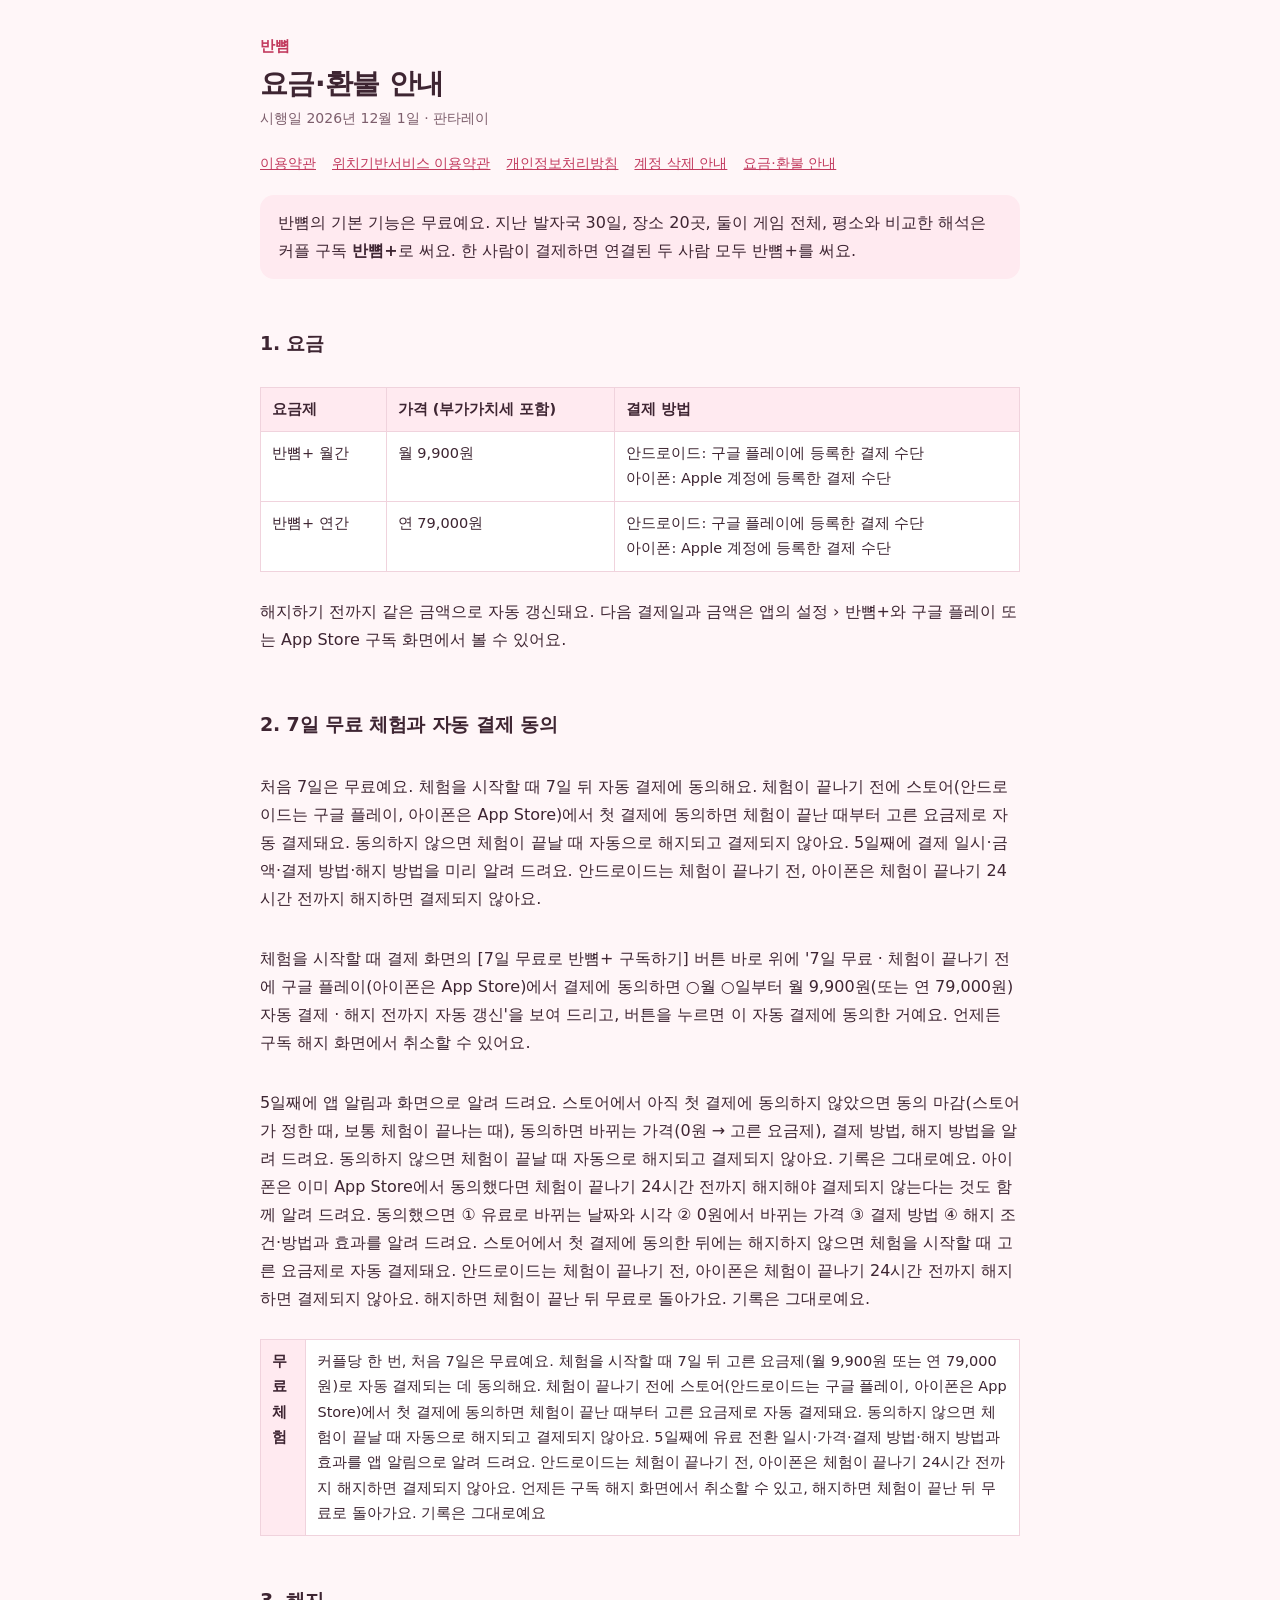
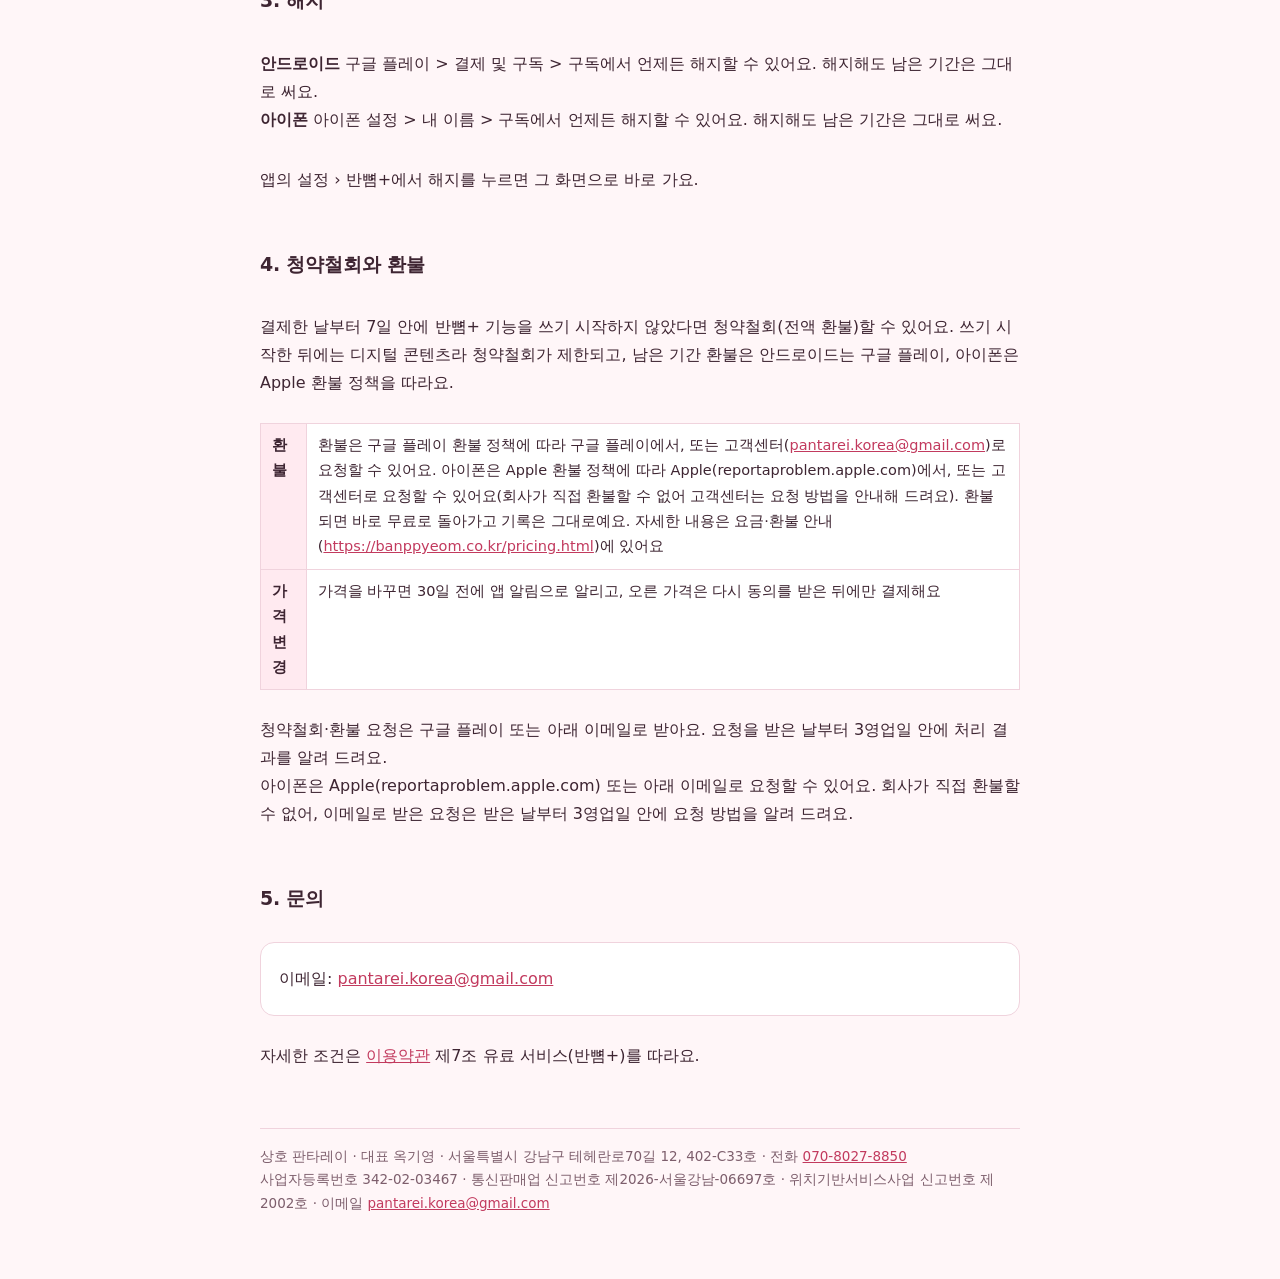
<file: pricing.html>
<!doctype html>
<html lang="ko">
<head>
<meta charset="utf-8">
<meta name="viewport" content="width=device-width,initial-scale=1,viewport-fit=cover">
<title>반뼘 요금·환불 안내</title>
<link rel="stylesheet" href="style.css">
</head>
<body>
<main>
<header>
  <a class="brand" href="index.html">반뼘</a>
  <h1>요금·환불 안내</h1>
  <p class="meta">시행일 2026년 12월 1일 · 판타레이</p>
</header>
<nav class="docs" aria-label="정책 문서">
  <a href="terms.html">이용약관</a><a href="location-terms.html">위치기반서비스 이용약관</a><a href="privacy.html">개인정보처리방침</a><a href="delete-account.html">계정 삭제 안내</a><a href="pricing.html">요금·환불 안내</a>
</nav>

<div class="soft">반뼘의 기본 기능은 무료예요. 지난 발자국 30일, 장소 20곳, 둘이 게임 전체, 평소와 비교한 해석은 커플 구독 <b>반뼘+</b>로 써요. 한 사람이 결제하면 연결된 두 사람 모두 반뼘+를 써요.</div>

<h2>1. 요금</h2>
<div class="tw"><table>
  <thead><tr><th>요금제</th><th>가격 (부가가치세 포함)</th><th>결제 방법</th></tr></thead>
  <tbody>
    <tr><td>반뼘+ 월간</td><td>월 9,900원</td><td>안드로이드: 구글 플레이에 등록한 결제 수단<br>아이폰: Apple 계정에 등록한 결제 수단</td></tr>
    <tr><td>반뼘+ 연간</td><td>연 79,000원</td><td>안드로이드: 구글 플레이에 등록한 결제 수단<br>아이폰: Apple 계정에 등록한 결제 수단</td></tr>
  </tbody>
</table></div>
<p>해지하기 전까지 같은 금액으로 자동 갱신돼요. 다음 결제일과 금액은 앱의 설정 › 반뼘+와 구글 플레이 또는 App Store 구독 화면에서 볼 수 있어요.</p>

<!-- 2026-11-25 사용자 결정: 체험 시작 때 앱에서 자동 결제 동의 한 번 (공정위 문답상 법 위험(전자상거래법 제13조 제6항)을 알고 정함)
     2026-11-26 사용자 결정(docs/기준.md 2절): 한국은 체험이 끝나기 전에 구글·애플이 첫 결제 동의를 따로 받고, 동의하지 않으면 체험 끝에 자동 해지(결제 없음).
     5일째 고지는 스토어 동의 상태로 두 갈래 (앱 plusCopy.ts convertNotice와 같은 말, plusWebSync.test.ts가 비교)
     2026-11-26 vc8 결정(docs/기준.md 11절): 첫 문단은 두 스토어 이름을 한 문장에, 동의 마감은 스토어가 정한 때 먼저, 아이폰은 '이미 동의했다면' 해지 마감도 알림 -->
<h2>2. 7일 무료 체험과 자동 결제 동의</h2>
<p>처음 7일은 무료예요. 체험을 시작할 때 7일 뒤 자동 결제에 동의해요. 체험이 끝나기 전에 스토어(안드로이드는 구글 플레이, 아이폰은 App Store)에서 첫 결제에 동의하면 체험이 끝난 때부터 고른 요금제로 자동 결제돼요. 동의하지 않으면 체험이 끝날 때 자동으로 해지되고 결제되지 않아요. 5일째에 결제 일시·금액·결제 방법·해지 방법을 미리 알려 드려요. 안드로이드는 체험이 끝나기 전, 아이폰은 체험이 끝나기 24시간 전까지 해지하면 결제되지 않아요.</p>
<p>체험을 시작할 때 결제 화면의 [7일 무료로 반뼘+ 구독하기] 버튼 바로 위에 '7일 무료 · 체험이 끝나기 전에 구글 플레이(아이폰은 App Store)에서 결제에 동의하면 ○월 ○일부터 월 9,900원(또는 연 79,000원) 자동 결제 · 해지 전까지 자동 갱신'을 보여 드리고, 버튼을 누르면 이 자동 결제에 동의한 거예요. 언제든 구독 해지 화면에서 취소할 수 있어요.</p>
<p>5일째에 앱 알림과 화면으로 알려 드려요. 스토어에서 아직 첫 결제에 동의하지 않았으면 동의 마감(스토어가 정한 때, 보통 체험이 끝나는 때), 동의하면 바뀌는 가격(0원 → 고른 요금제), 결제 방법, 해지 방법을 알려 드려요. 동의하지 않으면 체험이 끝날 때 자동으로 해지되고 결제되지 않아요. 기록은 그대로예요. 아이폰은 이미 App Store에서 동의했다면 체험이 끝나기 24시간 전까지 해지해야 결제되지 않는다는 것도 함께 알려 드려요. 동의했으면 ① 유료로 바뀌는 날짜와 시각 ② 0원에서 바뀌는 가격 ③ 결제 방법 ④ 해지 조건·방법과 효과를 알려 드려요. 스토어에서 첫 결제에 동의한 뒤에는 해지하지 않으면 체험을 시작할 때 고른 요금제로 자동 결제돼요. 안드로이드는 체험이 끝나기 전, 아이폰은 체험이 끝나기 24시간 전까지 해지하면 결제되지 않아요. 해지하면 체험이 끝난 뒤 무료로 돌아가요. 기록은 그대로예요.</p>
<div class="tw"><table>
  <tbody>
    <tr><th>무료 체험</th>
      <td>커플당 한 번, 처음 7일은 무료예요. 체험을 시작할 때 7일 뒤 고른 요금제(월 9,900원 또는 연 79,000원)로 자동 결제되는 데 동의해요. 체험이 끝나기 전에 스토어(안드로이드는 구글 플레이, 아이폰은 App Store)에서 첫 결제에 동의하면 체험이 끝난 때부터 고른 요금제로 자동 결제돼요. 동의하지 않으면 체험이 끝날 때 자동으로 해지되고 결제되지 않아요. 5일째에 유료 전환 일시·가격·결제 방법·해지 방법과 효과를 앱 알림으로 알려 드려요. 안드로이드는 체험이 끝나기 전, 아이폰은 체험이 끝나기 24시간 전까지 해지하면 결제되지 않아요. 언제든 구독 해지 화면에서 취소할 수 있고, 해지하면 체험이 끝난 뒤 무료로 돌아가요. 기록은 그대로예요</td></tr>
  </tbody>
</table></div>

<h2>3. 해지</h2>
<p><b>안드로이드</b> 구글 플레이 &gt; 결제 및 구독 &gt; 구독에서 언제든 해지할 수 있어요. 해지해도 남은 기간은 그대로 써요.<br>
<b>아이폰</b> 아이폰 설정 &gt; 내 이름 &gt; 구독에서 언제든 해지할 수 있어요. 해지해도 남은 기간은 그대로 써요.</p>
<p>앱의 설정 › 반뼘+에서 해지를 누르면 그 화면으로 바로 가요.</p>

<h2>4. 청약철회와 환불</h2>
<p>결제한 날부터 7일 안에 반뼘+ 기능을 쓰기 시작하지 않았다면 청약철회(전액 환불)할 수 있어요. 쓰기 시작한 뒤에는 디지털 콘텐츠라 청약철회가 제한되고, 남은 기간 환불은 안드로이드는 구글 플레이, 아이폰은 Apple 환불 정책을 따라요.</p>
<div class="tw"><table>
  <tbody>
    <tr><th>환불</th>
      <td>환불은 구글 플레이 환불 정책에 따라 구글 플레이에서, 또는 고객센터(<a href="mailto:pantarei.korea@gmail.com">pantarei.korea@gmail.com</a>)로 요청할 수 있어요. 아이폰은 Apple 환불 정책에 따라 Apple(reportaproblem.apple.com)에서, 또는 고객센터로 요청할 수 있어요(회사가 직접 환불할 수 없어 고객센터는 요청 방법을 안내해 드려요). 환불되면 바로 무료로 돌아가고 기록은 그대로예요. 자세한 내용은 요금·환불 안내(<a href="pricing.html">https://banppyeom.co.kr/pricing.html</a>)에 있어요</td></tr>
    <tr><th>가격 변경</th>
      <td>가격을 바꾸면 30일 전에 앱 알림으로 알리고, 오른 가격은 다시 동의를 받은 뒤에만 결제해요</td></tr>
  </tbody>
</table></div>
<p>청약철회·환불 요청은 구글 플레이 또는 아래 이메일로 받아요. 요청을 받은 날부터 3영업일 안에 처리 결과를 알려 드려요.<br>
아이폰은 Apple(reportaproblem.apple.com) 또는 아래 이메일로 요청할 수 있어요. 회사가 직접 환불할 수 없어, 이메일로 받은 요청은 받은 날부터 3영업일 안에 요청 방법을 알려 드려요.</p>

<h2>5. 문의</h2>
<div class="box">
  <p>이메일: <a href="mailto:pantarei.korea@gmail.com">pantarei.korea@gmail.com</a></p>
</div>
<p>자세한 조건은 <a href="terms.html">이용약관</a> 제7조 유료 서비스(반뼘+)를 따라요.</p>

<footer>
  상호 판타레이 · 대표 옥기영 · 서울특별시 강남구 테헤란로70길 12, 402-C33호 · 전화 <a href="tel:07080278850">070-8027-8850</a><br>
  사업자등록번호 342-02-03467 · 통신판매업 신고번호 제2026-서울강남-06697호 · 위치기반서비스사업 신고번호 제2002호 · 이메일 <a href="mailto:pantarei.korea@gmail.com">pantarei.korea@gmail.com</a>
</footer>
</main>
</body>
</html>
</file>
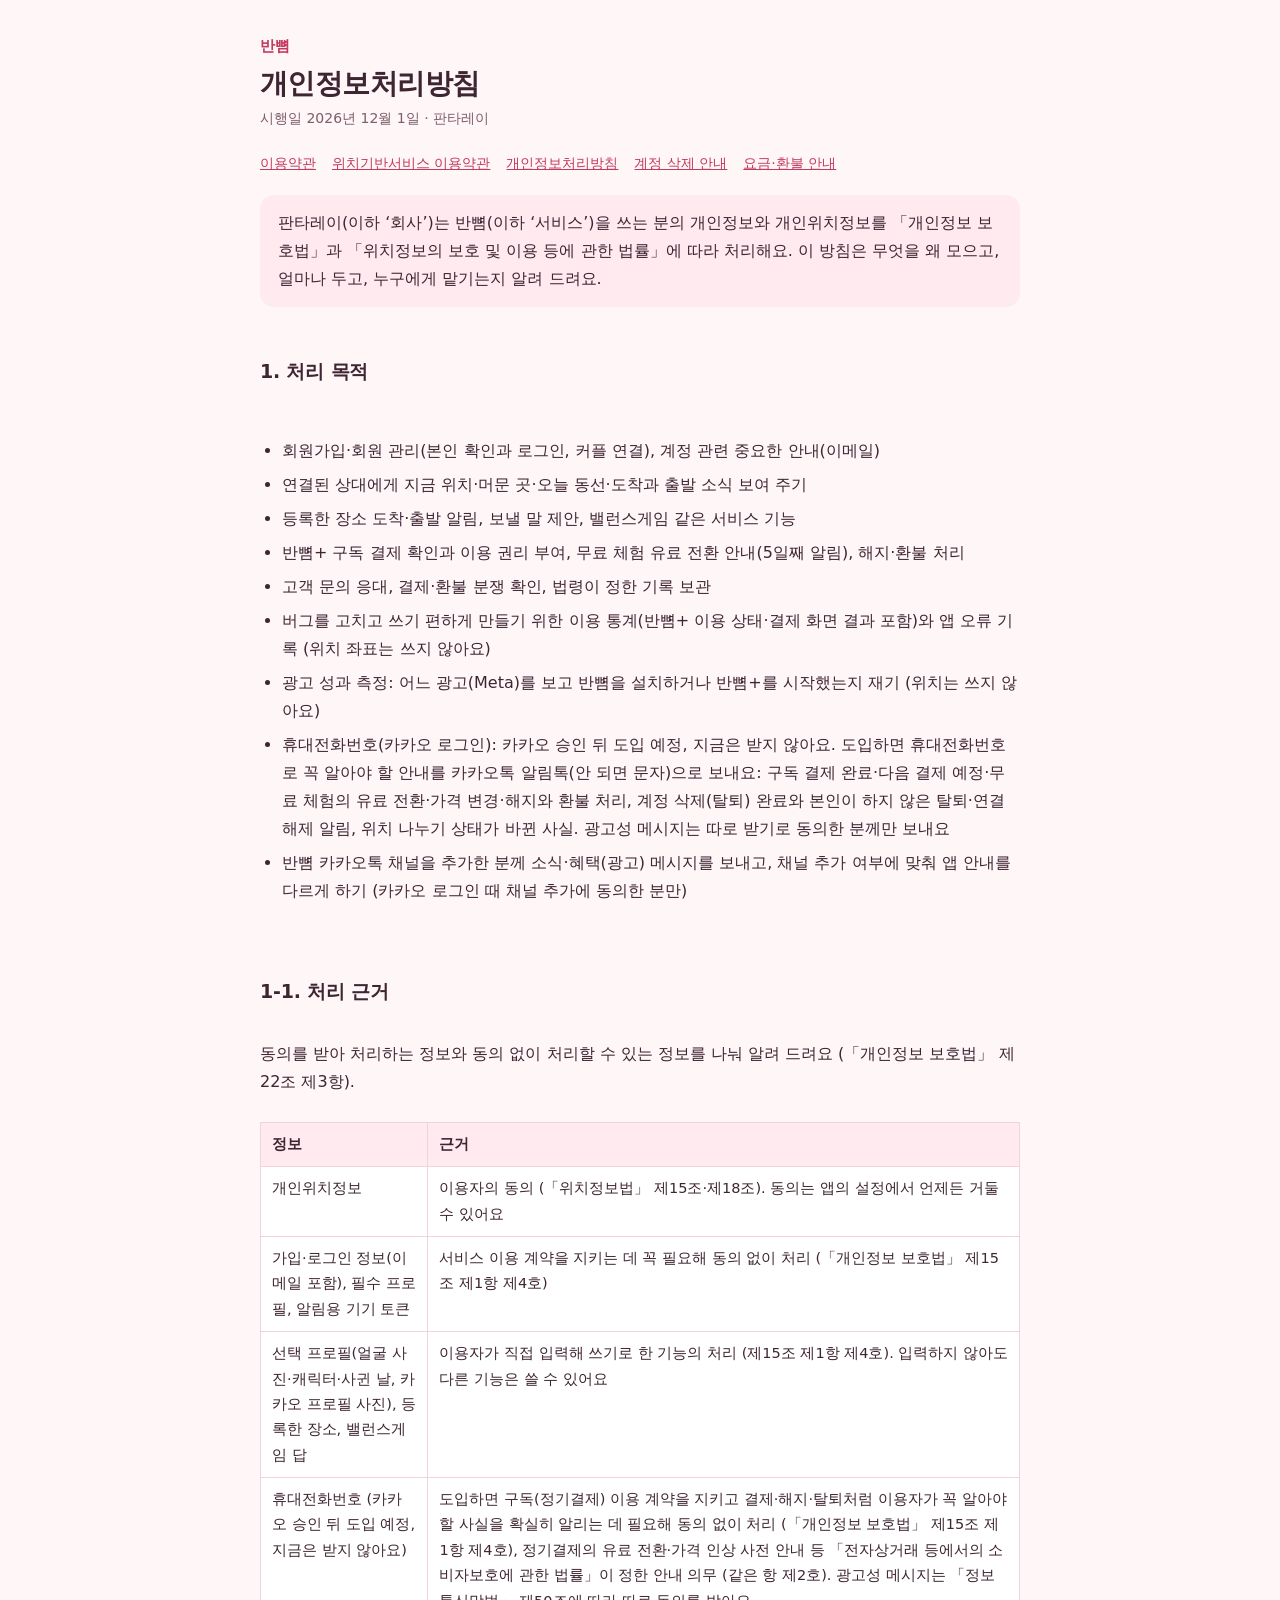
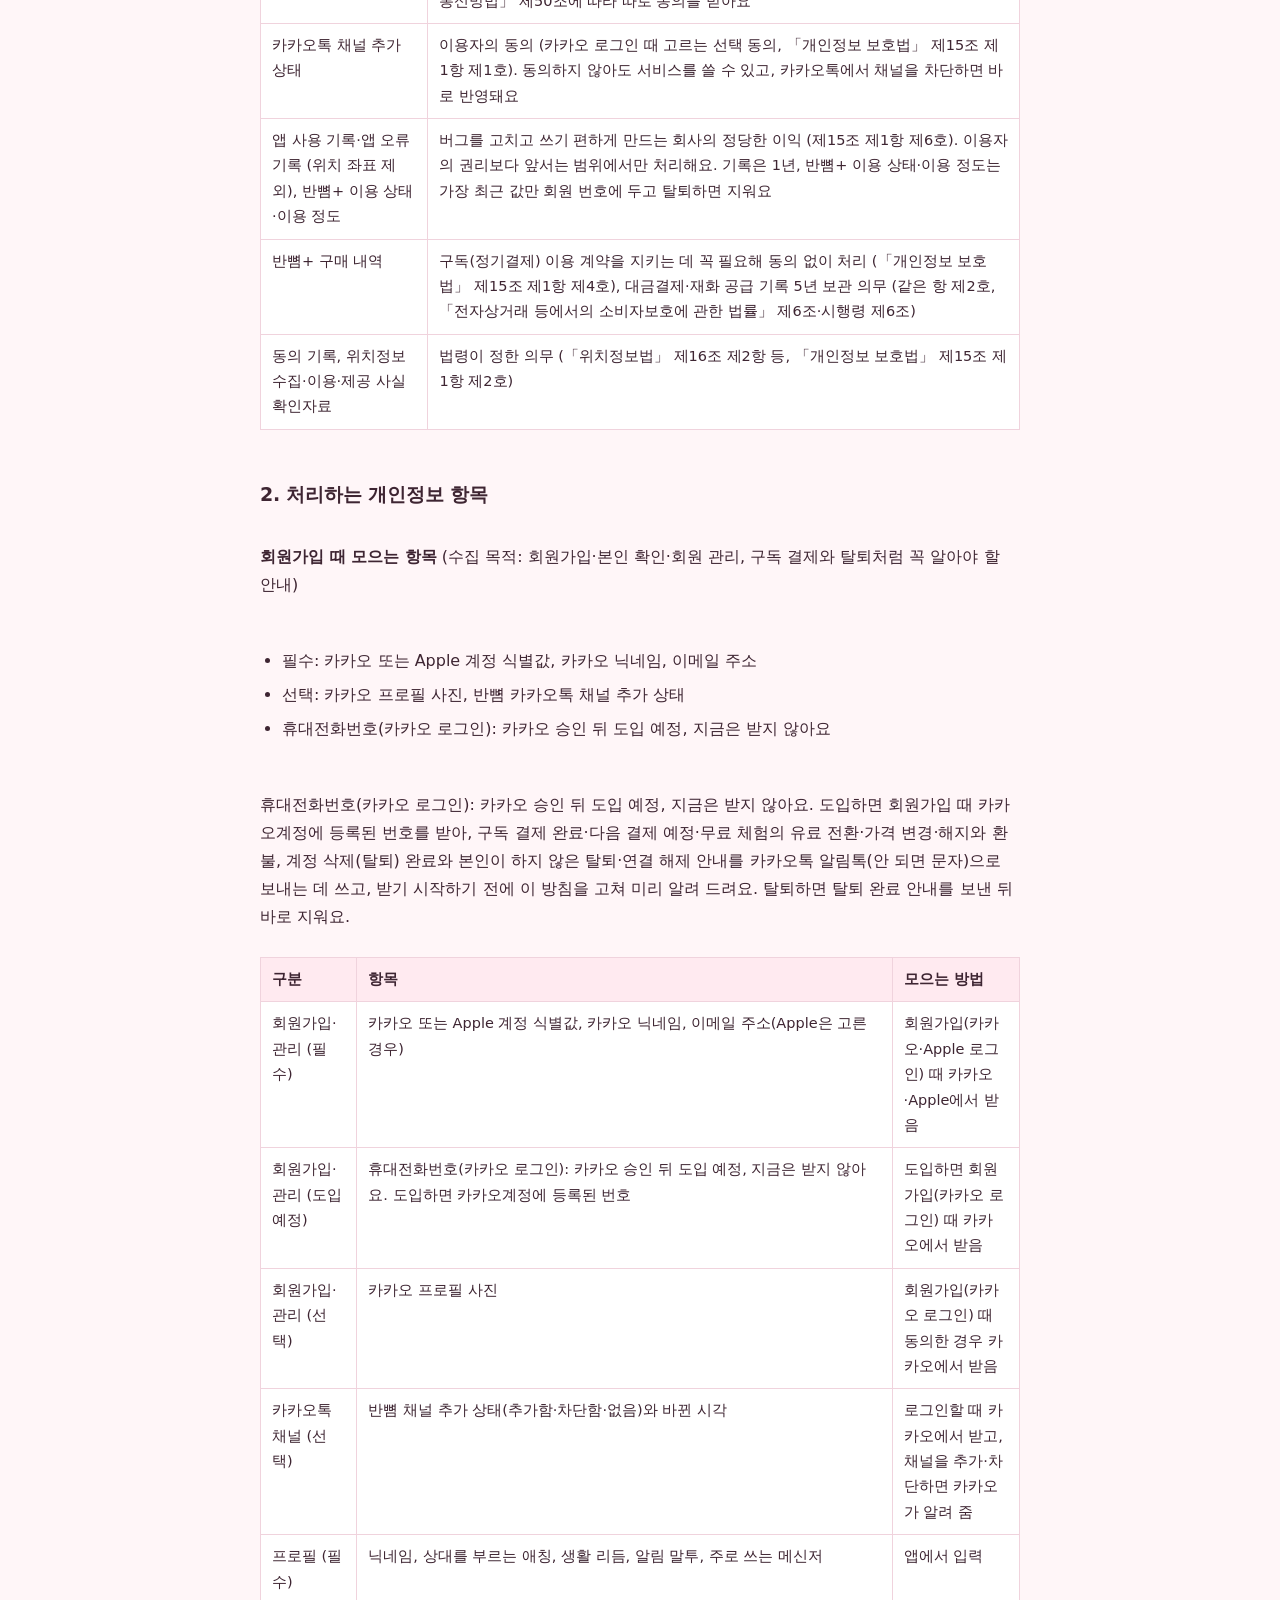
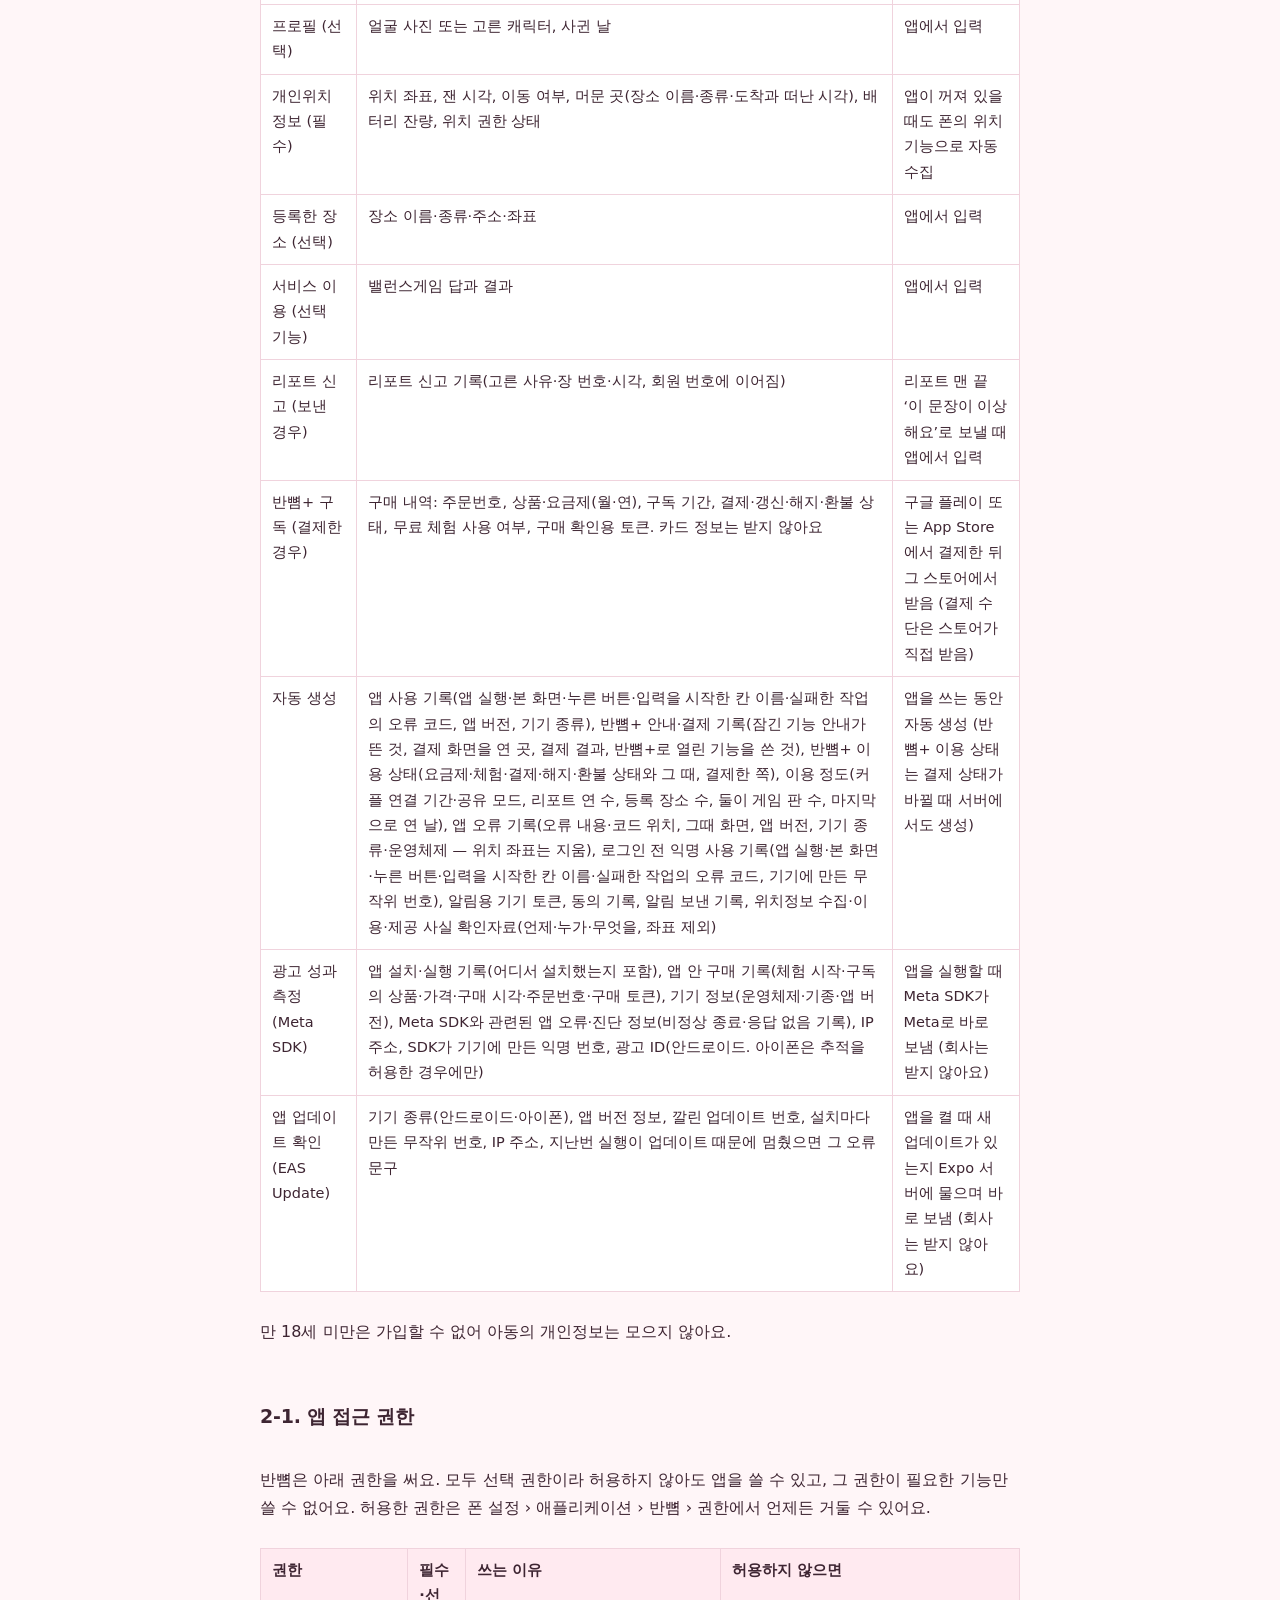
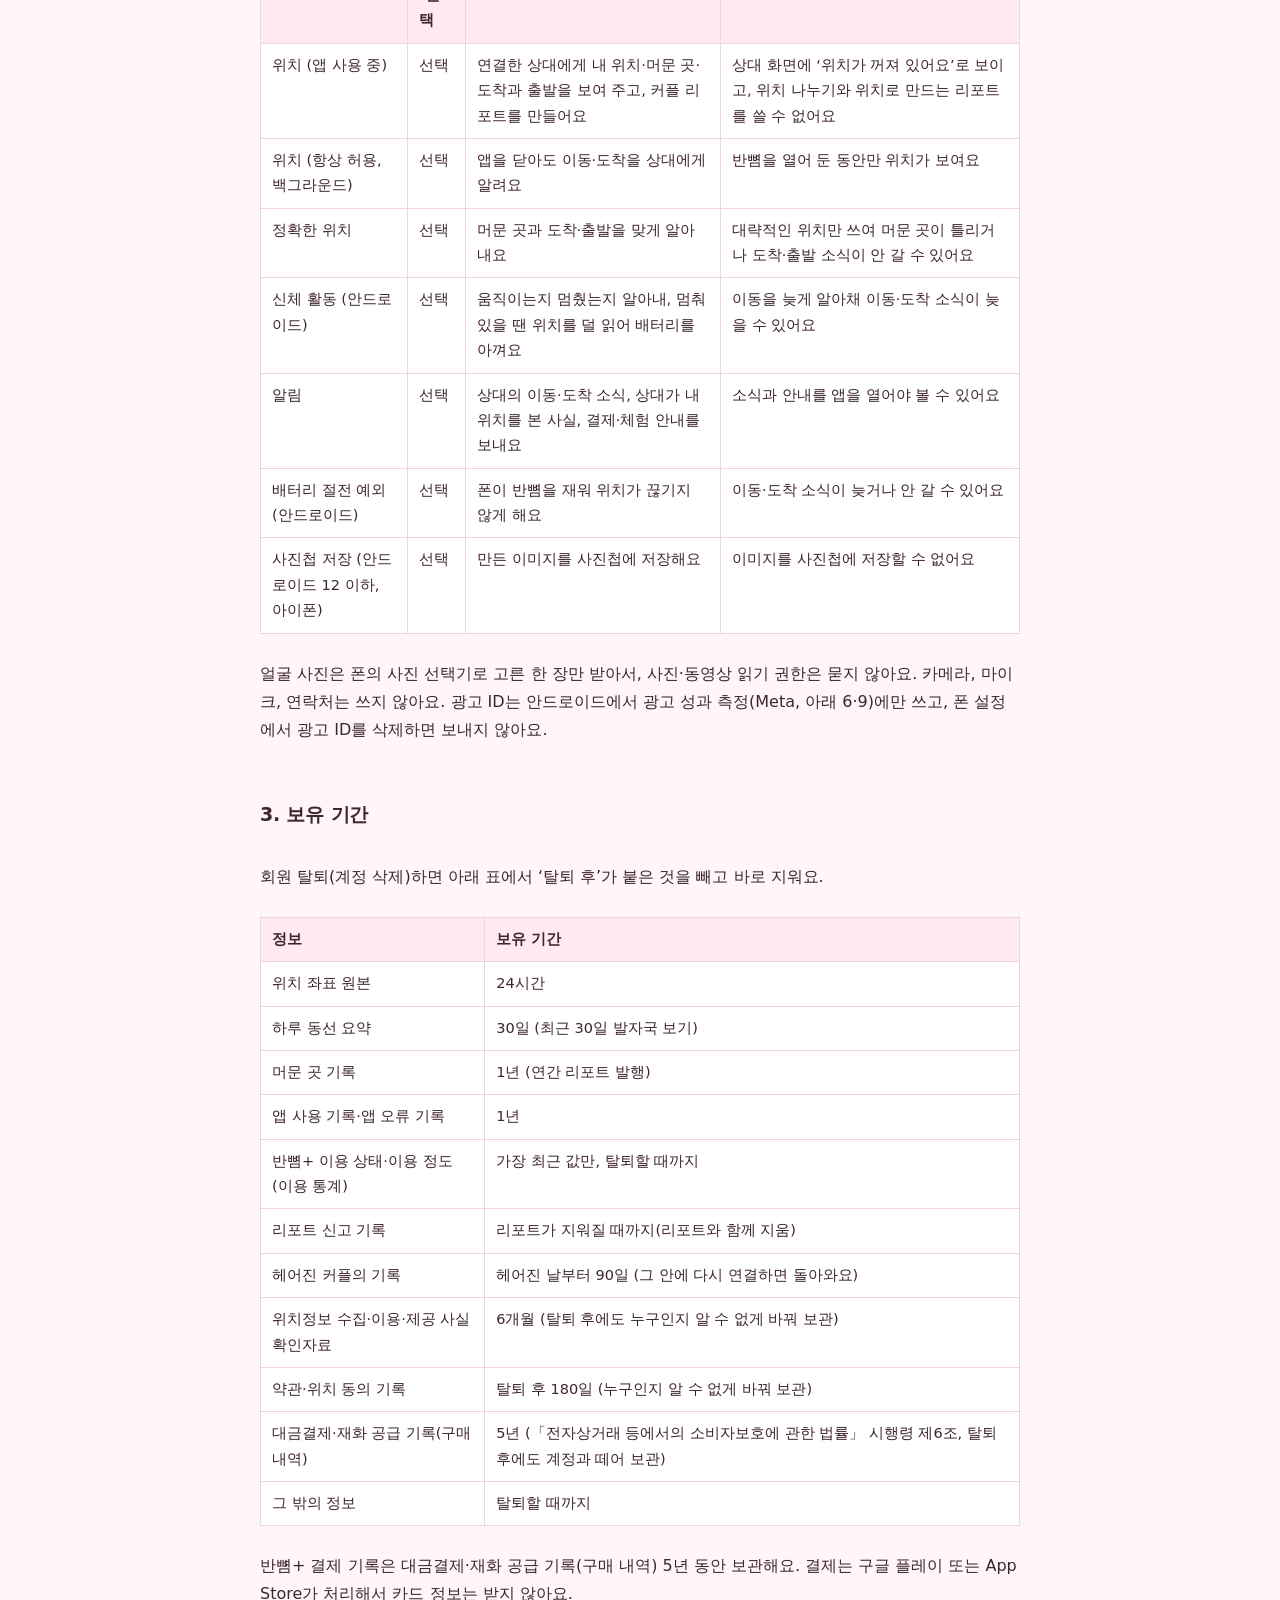
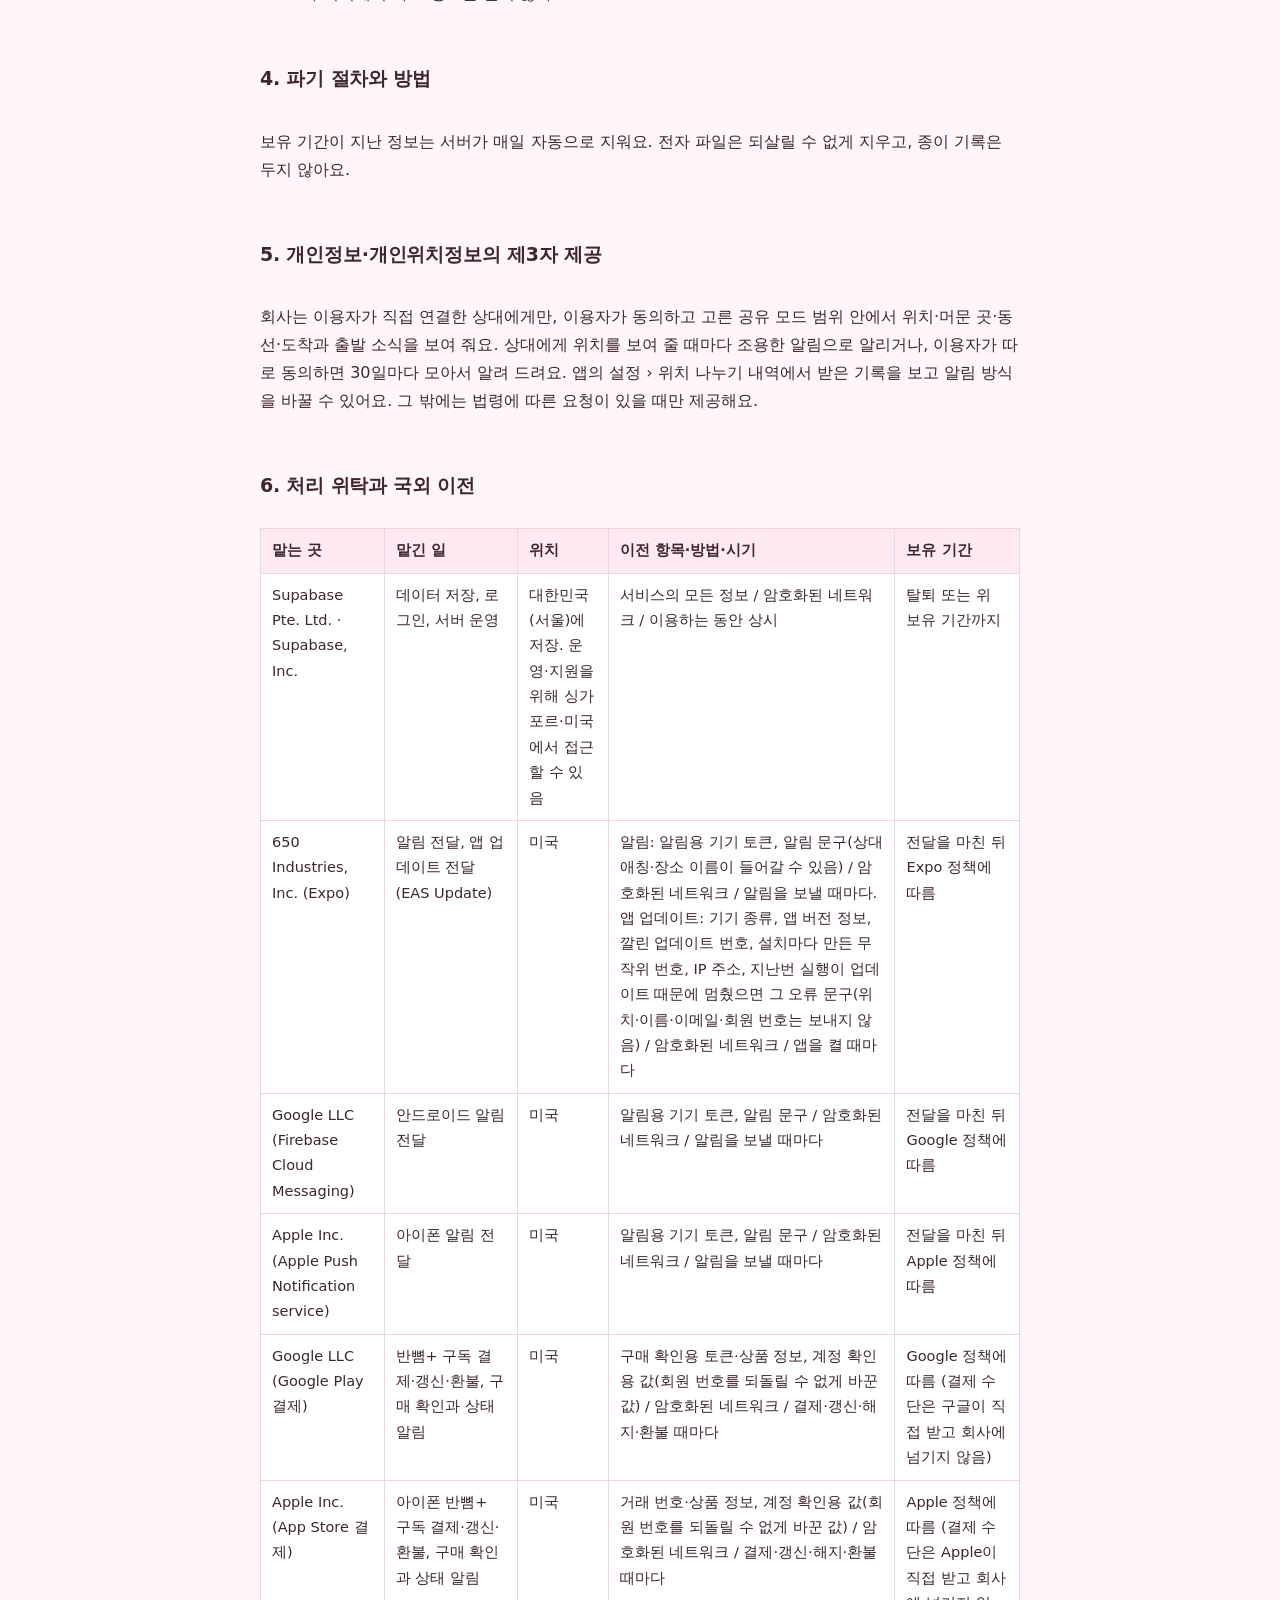
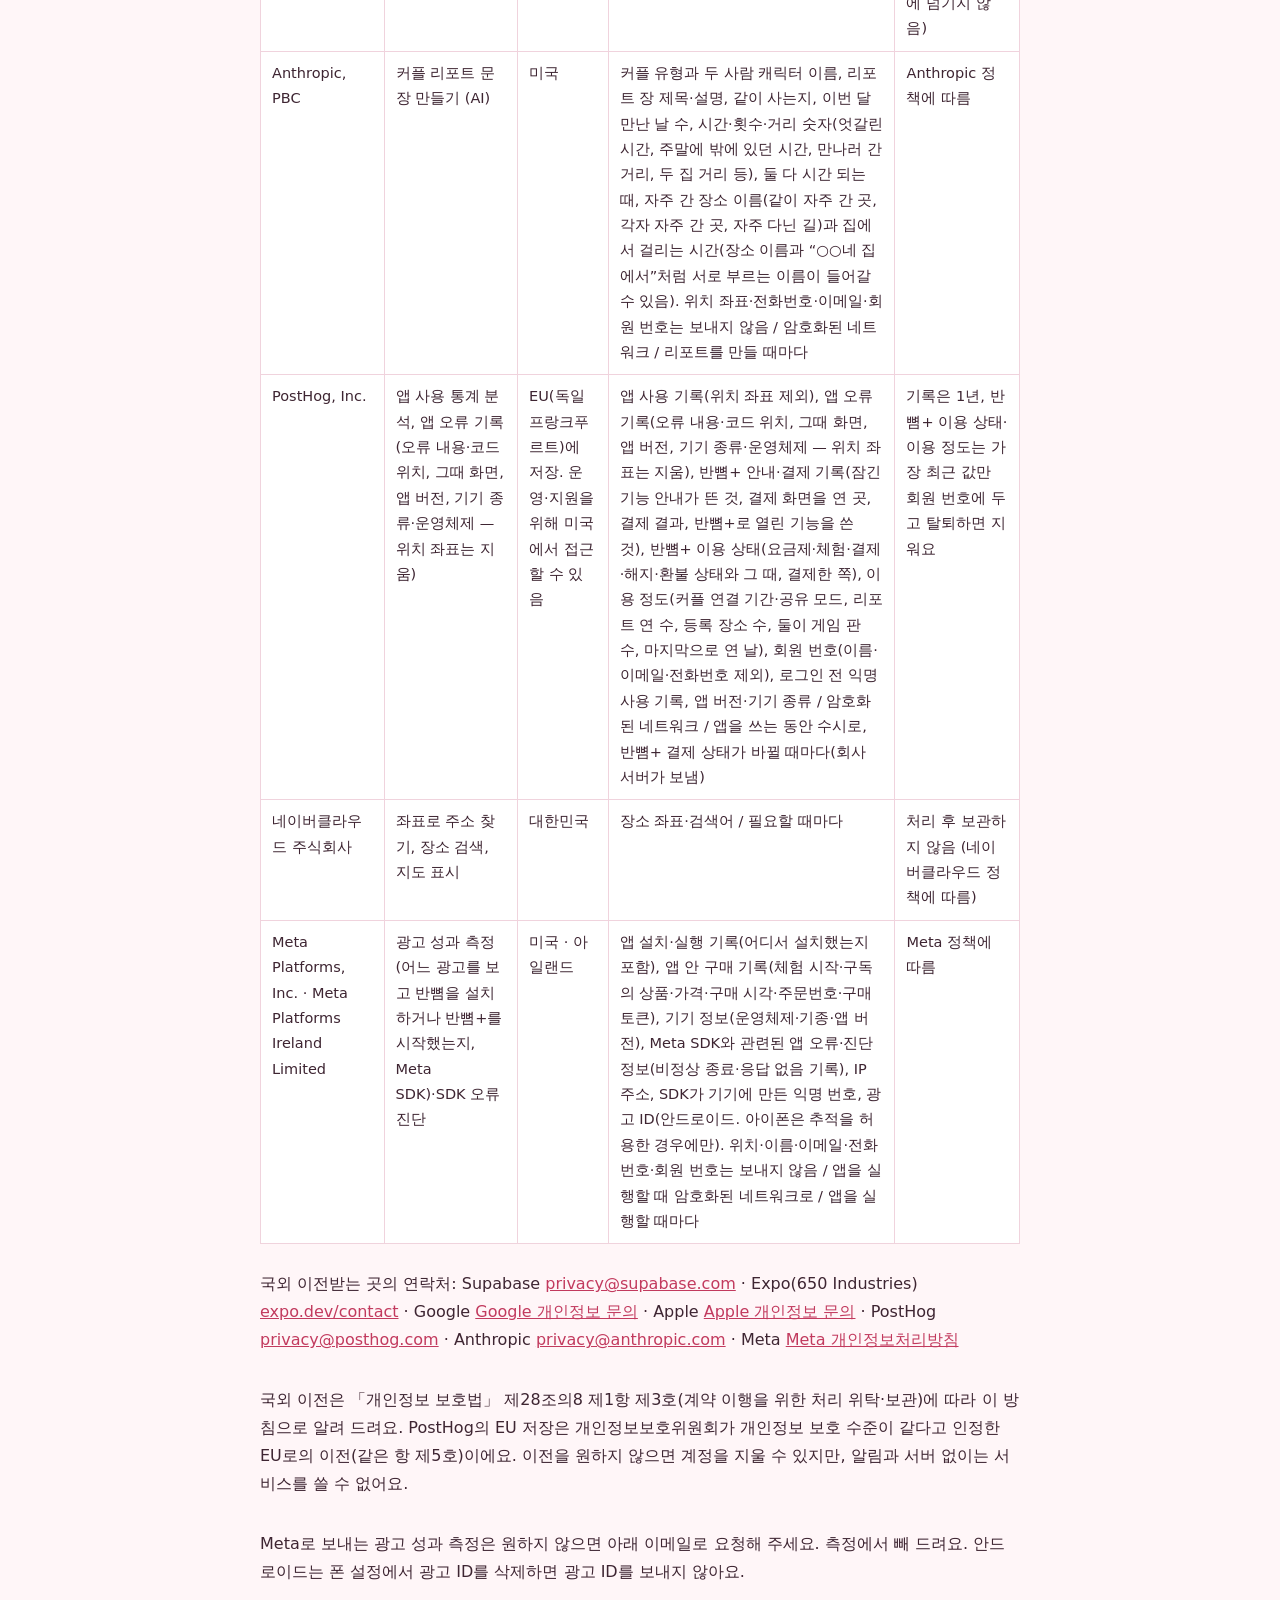
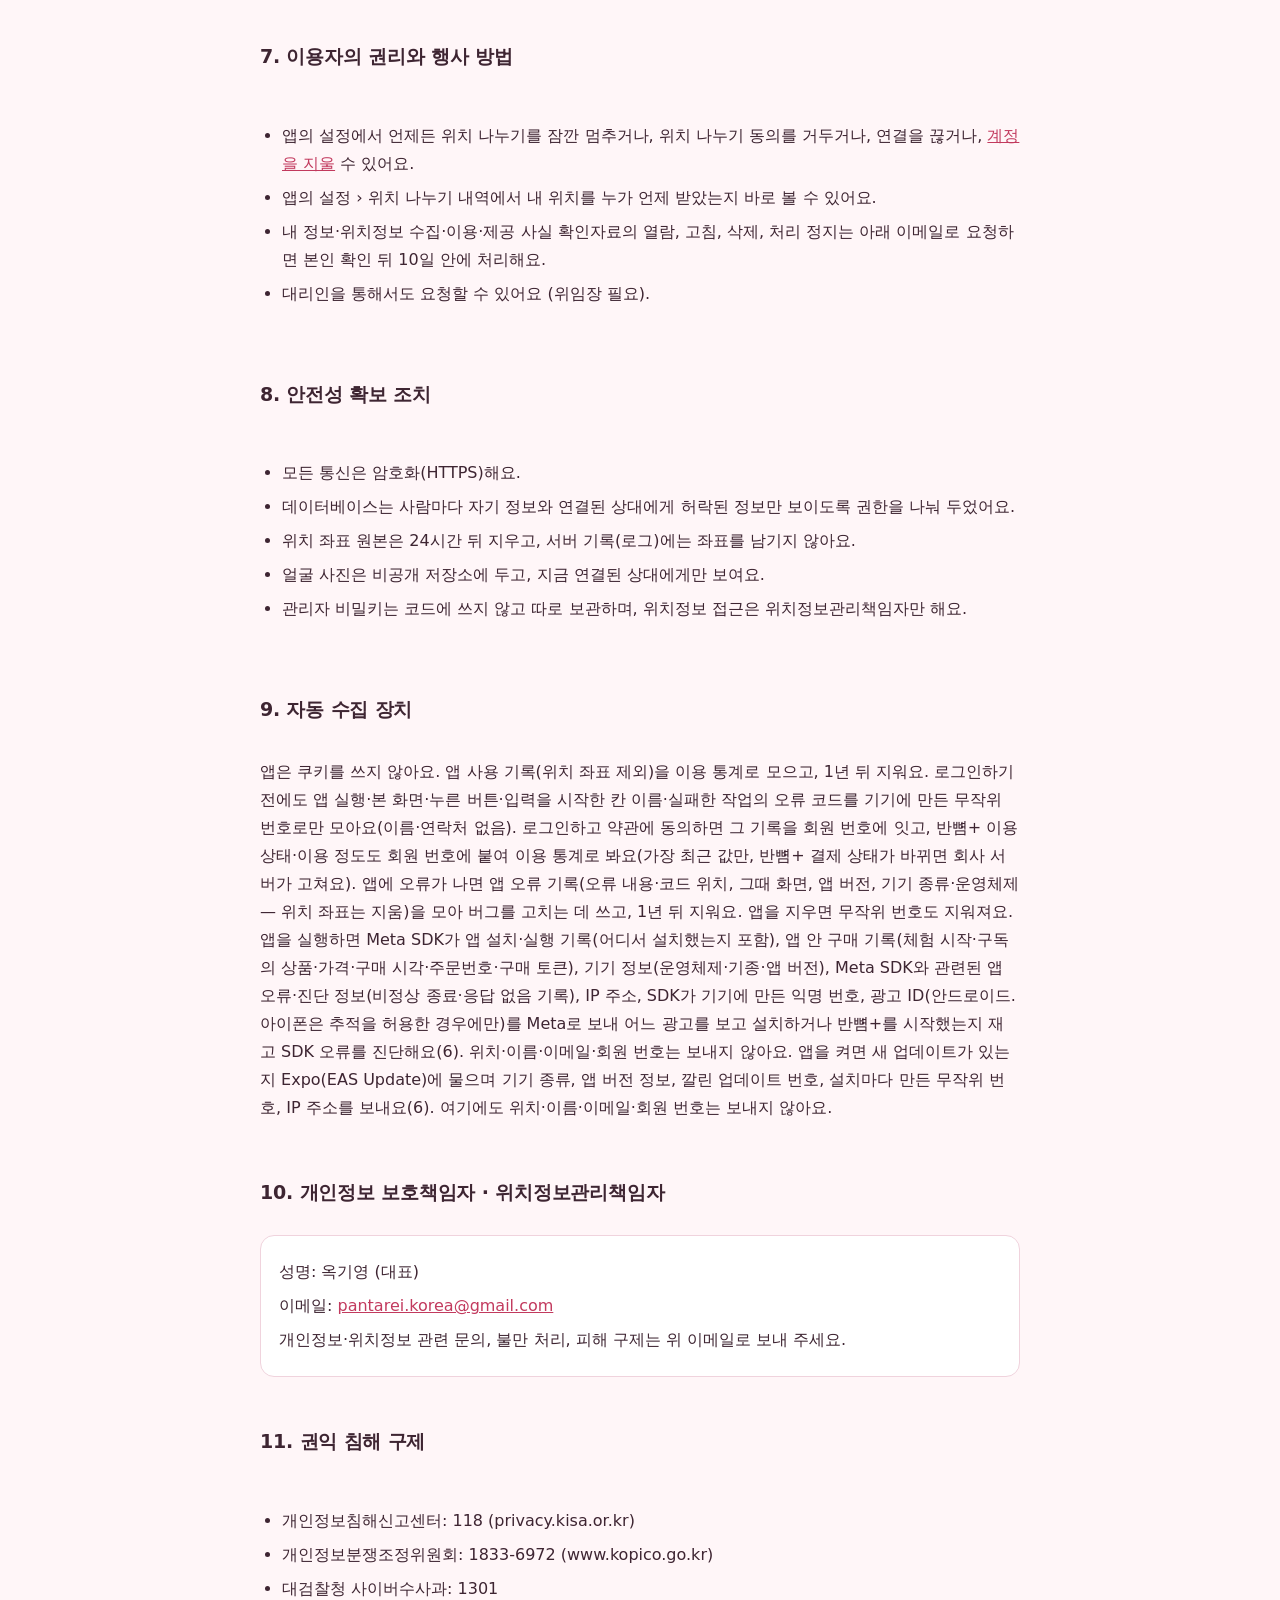
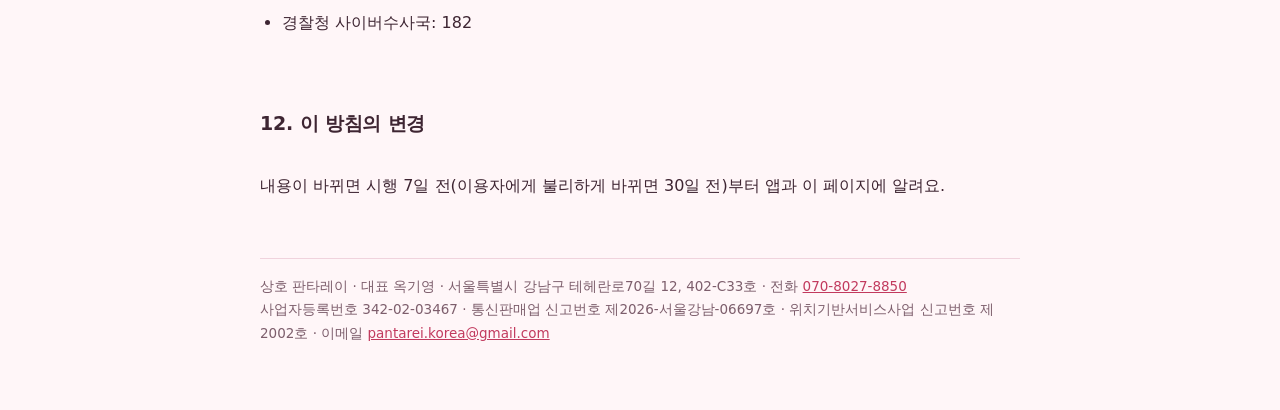
<file: privacy.html>
<!doctype html>
<html lang="ko">
<head>
<meta charset="utf-8">
<meta name="viewport" content="width=device-width,initial-scale=1,viewport-fit=cover">
<title>반뼘 개인정보처리방침</title>
<link rel="stylesheet" href="style.css">
</head>
<body>
<main>
<header>
  <a class="brand" href="index.html">반뼘</a>
  <h1>개인정보처리방침</h1>
  <p class="meta">시행일 2026년 12월 1일 · 판타레이</p>
</header>

<nav class="docs" aria-label="정책 문서">
  <a href="terms.html">이용약관</a><a href="location-terms.html">위치기반서비스 이용약관</a><a href="privacy.html">개인정보처리방침</a><a href="delete-account.html">계정 삭제 안내</a><a href="pricing.html">요금·환불 안내</a>
</nav>

<div class="soft">판타레이(이하 ‘회사’)는 반뼘(이하 ‘서비스’)을 쓰는 분의 개인정보와 개인위치정보를 「개인정보 보호법」과 「위치정보의 보호 및 이용 등에 관한 법률」에 따라 처리해요. 이 방침은 무엇을 왜 모으고, 얼마나 두고, 누구에게 맡기는지 알려 드려요.</div>

<h2>1. 처리 목적</h2>
<ul>
  <li>회원가입·회원 관리(본인 확인과 로그인, 커플 연결), 계정 관련 중요한 안내(이메일)</li>
  <li>연결된 상대에게 지금 위치·머문 곳·오늘 동선·도착과 출발 소식 보여 주기</li>
  <li>등록한 장소 도착·출발 알림, 보낼 말 제안, 밸런스게임 같은 서비스 기능</li>
  <li>반뼘+ 구독 결제 확인과 이용 권리 부여, 무료 체험 유료 전환 안내(5일째 알림), 해지·환불 처리</li>
  <li>고객 문의 응대, 결제·환불 분쟁 확인, 법령이 정한 기록 보관</li>
  <li>버그를 고치고 쓰기 편하게 만들기 위한 이용 통계(반뼘+ 이용 상태·결제 화면 결과 포함)와 앱 오류 기록 (위치 좌표는 쓰지 않아요)</li>
  <li>광고 성과 측정: 어느 광고(Meta)를 보고 반뼘을 설치하거나 반뼘+를 시작했는지 재기 (위치는 쓰지 않아요)</li>
  <li>휴대전화번호(카카오 로그인): 카카오 승인 뒤 도입 예정, 지금은 받지 않아요. 도입하면 휴대전화번호로 꼭 알아야 할 안내를 카카오톡 알림톡(안 되면 문자)으로 보내요: 구독 결제 완료·다음 결제 예정·무료 체험의 유료 전환·가격 변경·해지와 환불 처리, 계정 삭제(탈퇴) 완료와 본인이 하지 않은 탈퇴·연결 해제 알림, 위치 나누기 상태가 바뀐 사실. 광고성 메시지는 따로 받기로 동의한 분께만 보내요</li>
  <li>반뼘 카카오톡 채널을 추가한 분께 소식·혜택(광고) 메시지를 보내고, 채널 추가 여부에 맞춰 앱 안내를 다르게 하기 (카카오 로그인 때 채널 추가에 동의한 분만)</li>
</ul>

<h2>1-1. 처리 근거</h2>
<p>동의를 받아 처리하는 정보와 동의 없이 처리할 수 있는 정보를 나눠 알려 드려요 (「개인정보 보호법」 제22조 제3항).</p>
<div class="tw"><table>
  <thead><tr><th>정보</th><th>근거</th></tr></thead>
  <tbody>
    <tr><td>개인위치정보</td><td>이용자의 동의 (「위치정보법」 제15조·제18조). 동의는 앱의 설정에서 언제든 거둘 수 있어요</td></tr>
    <tr><td>가입·로그인 정보(이메일 포함), 필수 프로필, 알림용 기기 토큰</td><td>서비스 이용 계약을 지키는 데 꼭 필요해 동의 없이 처리 (「개인정보 보호법」 제15조 제1항 제4호)</td></tr>
    <tr><td>선택 프로필(얼굴 사진·캐릭터·사귄 날, 카카오 프로필 사진), 등록한 장소, 밸런스게임 답</td><td>이용자가 직접 입력해 쓰기로 한 기능의 처리 (제15조 제1항 제4호). 입력하지 않아도 다른 기능은 쓸 수 있어요</td></tr>
    <tr><td>휴대전화번호 (카카오 승인 뒤 도입 예정, 지금은 받지 않아요)</td><td>도입하면 구독(정기결제) 이용 계약을 지키고 결제·해지·탈퇴처럼 이용자가 꼭 알아야 할 사실을 확실히 알리는 데 필요해 동의 없이 처리 (「개인정보 보호법」 제15조 제1항 제4호), 정기결제의 유료 전환·가격 인상 사전 안내 등 「전자상거래 등에서의 소비자보호에 관한 법률」이 정한 안내 의무 (같은 항 제2호). 광고성 메시지는 「정보통신망법」 제50조에 따라 따로 동의를 받아요</td></tr>
    <tr><td>카카오톡 채널 추가 상태</td><td>이용자의 동의 (카카오 로그인 때 고르는 선택 동의, 「개인정보 보호법」 제15조 제1항 제1호). 동의하지 않아도 서비스를 쓸 수 있고, 카카오톡에서 채널을 차단하면 바로 반영돼요</td></tr>
    <tr><td>앱 사용 기록·앱 오류 기록 (위치 좌표 제외), 반뼘+ 이용 상태·이용 정도</td><td>버그를 고치고 쓰기 편하게 만드는 회사의 정당한 이익 (제15조 제1항 제6호). 이용자의 권리보다 앞서는 범위에서만 처리해요. 기록은 1년, 반뼘+ 이용 상태·이용 정도는 가장 최근 값만 회원 번호에 두고 탈퇴하면 지워요</td></tr>
    <tr><td>반뼘+ 구매 내역</td><td>구독(정기결제) 이용 계약을 지키는 데 꼭 필요해 동의 없이 처리 (「개인정보 보호법」 제15조 제1항 제4호), 대금결제·재화 공급 기록 5년 보관 의무 (같은 항 제2호, 「전자상거래 등에서의 소비자보호에 관한 법률」 제6조·시행령 제6조)</td></tr>
    <tr><td>동의 기록, 위치정보 수집·이용·제공 사실 확인자료</td><td>법령이 정한 의무 (「위치정보법」 제16조 제2항 등, 「개인정보 보호법」 제15조 제1항 제2호)</td></tr>
  </tbody>
</table></div>

<h2>2. 처리하는 개인정보 항목</h2>
<p><b>회원가입 때 모으는 항목</b> (수집 목적: 회원가입·본인 확인·회원 관리, 구독 결제와 탈퇴처럼 꼭 알아야 할 안내)</p>
<ul>
  <li>필수: 카카오 또는 Apple 계정 식별값, 카카오 닉네임, 이메일 주소</li>
  <li>선택: 카카오 프로필 사진, 반뼘 카카오톡 채널 추가 상태</li>
  <li>휴대전화번호(카카오 로그인): 카카오 승인 뒤 도입 예정, 지금은 받지 않아요</li>
</ul>
<p>휴대전화번호(카카오 로그인): 카카오 승인 뒤 도입 예정, 지금은 받지 않아요. 도입하면 회원가입 때 카카오계정에 등록된 번호를 받아, 구독 결제 완료·다음 결제 예정·무료 체험의 유료 전환·가격 변경·해지와 환불, 계정 삭제(탈퇴) 완료와 본인이 하지 않은 탈퇴·연결 해제 안내를 카카오톡 알림톡(안 되면 문자)으로 보내는 데 쓰고, 받기 시작하기 전에 이 방침을 고쳐 미리 알려 드려요. 탈퇴하면 탈퇴 완료 안내를 보낸 뒤 바로 지워요.</p>
<div class="tw"><table>
  <thead><tr><th>구분</th><th>항목</th><th>모으는 방법</th></tr></thead>
  <tbody>
    <tr><td>회원가입·관리 (필수)</td><td>카카오 또는 Apple 계정 식별값, 카카오 닉네임, 이메일 주소(Apple은 고른 경우)</td><td>회원가입(카카오·Apple 로그인) 때 카카오·Apple에서 받음</td></tr>
    <tr><td>회원가입·관리 (도입 예정)</td><td>휴대전화번호(카카오 로그인): 카카오 승인 뒤 도입 예정, 지금은 받지 않아요. 도입하면 카카오계정에 등록된 번호</td><td>도입하면 회원가입(카카오 로그인) 때 카카오에서 받음</td></tr>
    <tr><td>회원가입·관리 (선택)</td><td>카카오 프로필 사진</td><td>회원가입(카카오 로그인) 때 동의한 경우 카카오에서 받음</td></tr>
    <tr><td>카카오톡 채널 (선택)</td><td>반뼘 채널 추가 상태(추가함·차단함·없음)와 바뀐 시각</td><td>로그인할 때 카카오에서 받고, 채널을 추가·차단하면 카카오가 알려 줌</td></tr>
    <tr><td>프로필 (필수)</td><td>닉네임, 상대를 부르는 애칭, 생활 리듬, 알림 말투, 주로 쓰는 메신저</td><td>앱에서 입력</td></tr>
    <tr><td>프로필 (선택)</td><td>얼굴 사진 또는 고른 캐릭터, 사귄 날</td><td>앱에서 입력</td></tr>
    <tr><td>개인위치정보 (필수)</td><td>위치 좌표, 잰 시각, 이동 여부, 머문 곳(장소 이름·종류·도착과 떠난 시각), 배터리 잔량, 위치 권한 상태</td><td>앱이 꺼져 있을 때도 폰의 위치 기능으로 자동 수집</td></tr>
    <tr><td>등록한 장소 (선택)</td><td>장소 이름·종류·주소·좌표</td><td>앱에서 입력</td></tr>
    <tr><td>서비스 이용 (선택 기능)</td><td>밸런스게임 답과 결과</td><td>앱에서 입력</td></tr>
    <tr><td>리포트 신고 (보낸 경우)</td><td>리포트 신고 기록(고른 사유·장 번호·시각, 회원 번호에 이어짐)</td><td>리포트 맨 끝 ‘이 문장이 이상해요’로 보낼 때 앱에서 입력</td></tr>
    <tr><td>반뼘+ 구독 (결제한 경우)</td><td>구매 내역: 주문번호, 상품·요금제(월·연), 구독 기간, 결제·갱신·해지·환불 상태, 무료 체험 사용 여부, 구매 확인용 토큰. 카드 정보는 받지 않아요</td><td>구글 플레이 또는 App Store에서 결제한 뒤 그 스토어에서 받음 (결제 수단은 스토어가 직접 받음)</td></tr>
    <tr><td>자동 생성</td><td>앱 사용 기록(앱 실행·본 화면·누른 버튼·입력을 시작한 칸 이름·실패한 작업의 오류 코드, 앱 버전, 기기 종류), 반뼘+ 안내·결제 기록(잠긴 기능 안내가 뜬 것, 결제 화면을 연 곳, 결제 결과, 반뼘+로 열린 기능을 쓴 것), 반뼘+ 이용 상태(요금제·체험·결제·해지·환불 상태와 그 때, 결제한 쪽), 이용 정도(커플 연결 기간·공유 모드, 리포트 연 수, 등록 장소 수, 둘이 게임 판 수, 마지막으로 연 날), 앱 오류 기록(오류 내용·코드 위치, 그때 화면, 앱 버전, 기기 종류·운영체제 — 위치 좌표는 지움), 로그인 전 익명 사용 기록(앱 실행·본 화면·누른 버튼·입력을 시작한 칸 이름·실패한 작업의 오류 코드, 기기에 만든 무작위 번호), 알림용 기기 토큰, 동의 기록, 알림 보낸 기록, 위치정보 수집·이용·제공 사실 확인자료(언제·누가·무엇을, 좌표 제외)</td><td>앱을 쓰는 동안 자동 생성 (반뼘+ 이용 상태는 결제 상태가 바뀔 때 서버에서도 생성)</td></tr>
    <tr><td>광고 성과 측정 (Meta SDK)</td><td>앱 설치·실행 기록(어디서 설치했는지 포함), 앱 안 구매 기록(체험 시작·구독의 상품·가격·구매 시각·주문번호·구매 토큰), 기기 정보(운영체제·기종·앱 버전), Meta SDK와 관련된 앱 오류·진단 정보(비정상 종료·응답 없음 기록), IP 주소, SDK가 기기에 만든 익명 번호, 광고 ID(안드로이드. 아이폰은 추적을 허용한 경우에만)</td><td>앱을 실행할 때 Meta SDK가 Meta로 바로 보냄 (회사는 받지 않아요)</td></tr>
    <tr><td>앱 업데이트 확인 (EAS Update)</td><td>기기 종류(안드로이드·아이폰), 앱 버전 정보, 깔린 업데이트 번호, 설치마다 만든 무작위 번호, IP 주소, 지난번 실행이 업데이트 때문에 멈췄으면 그 오류 문구</td><td>앱을 켤 때 새 업데이트가 있는지 Expo 서버에 물으며 바로 보냄 (회사는 받지 않아요)</td></tr>
  </tbody>
</table></div>
<p>만 18세 미만은 가입할 수 없어 아동의 개인정보는 모으지 않아요.</p>

<h2>2-1. 앱 접근 권한</h2>
<p>반뼘은 아래 권한을 써요. 모두 선택 권한이라 허용하지 않아도 앱을 쓸 수 있고, 그 권한이 필요한 기능만 쓸 수 없어요. 허용한 권한은 폰 설정 › 애플리케이션 › 반뼘 › 권한에서 언제든 거둘 수 있어요.</p>
<div class="tw"><table>
  <thead><tr><th>권한</th><th>필수·선택</th><th>쓰는 이유</th><th>허용하지 않으면</th></tr></thead>
  <tbody>
    <tr><td>위치 (앱 사용 중)</td><td>선택</td><td>연결한 상대에게 내 위치·머문 곳·도착과 출발을 보여 주고, 커플 리포트를 만들어요</td><td>상대 화면에 ‘위치가 꺼져 있어요’로 보이고, 위치 나누기와 위치로 만드는 리포트를 쓸 수 없어요</td></tr>
    <tr><td>위치 (항상 허용, 백그라운드)</td><td>선택</td><td>앱을 닫아도 이동·도착을 상대에게 알려요</td><td>반뼘을 열어 둔 동안만 위치가 보여요</td></tr>
    <tr><td>정확한 위치</td><td>선택</td><td>머문 곳과 도착·출발을 맞게 알아내요</td><td>대략적인 위치만 쓰여 머문 곳이 틀리거나 도착·출발 소식이 안 갈 수 있어요</td></tr>
    <tr><td>신체 활동 (안드로이드)</td><td>선택</td><td>움직이는지 멈췄는지 알아내, 멈춰 있을 땐 위치를 덜 읽어 배터리를 아껴요</td><td>이동을 늦게 알아채 이동·도착 소식이 늦을 수 있어요</td></tr>
    <tr><td>알림</td><td>선택</td><td>상대의 이동·도착 소식, 상대가 내 위치를 본 사실, 결제·체험 안내를 보내요</td><td>소식과 안내를 앱을 열어야 볼 수 있어요</td></tr>
    <tr><td>배터리 절전 예외 (안드로이드)</td><td>선택</td><td>폰이 반뼘을 재워 위치가 끊기지 않게 해요</td><td>이동·도착 소식이 늦거나 안 갈 수 있어요</td></tr>
    <tr><td>사진첩 저장 (안드로이드 12 이하, 아이폰)</td><td>선택</td><td>만든 이미지를 사진첩에 저장해요</td><td>이미지를 사진첩에 저장할 수 없어요</td></tr>
  </tbody>
</table></div>
<p>얼굴 사진은 폰의 사진 선택기로 고른 한 장만 받아서, 사진·동영상 읽기 권한은 묻지 않아요. 카메라, 마이크, 연락처는 쓰지 않아요. 광고 ID는 안드로이드에서 광고 성과 측정(Meta, 아래 6·9)에만 쓰고, 폰 설정에서 광고 ID를 삭제하면 보내지 않아요.</p>

<h2>3. 보유 기간</h2>
<p>회원 탈퇴(계정 삭제)하면 아래 표에서 ‘탈퇴 후’가 붙은 것을 빼고 바로 지워요.</p>
<div class="tw"><table>
  <thead><tr><th>정보</th><th>보유 기간</th></tr></thead>
  <tbody>
    <tr><td>위치 좌표 원본</td><td>24시간</td></tr>
    <!-- 동선 요약·머문 곳 보관은 설정 › 위치 나누기 내역에서 끌 수 있고, 끄면 바로 삭제 -->
    <tr><td>하루 동선 요약</td><td>30일 (최근 30일 발자국 보기)</td></tr>
    <tr><td>머문 곳 기록</td><td>1년 (연간 리포트 발행)</td></tr>
    <tr><td>앱 사용 기록·앱 오류 기록</td><td>1년</td></tr>
    <tr><td>반뼘+ 이용 상태·이용 정도 (이용 통계)</td><td>가장 최근 값만, 탈퇴할 때까지</td></tr>
    <tr><td>리포트 신고 기록</td><td>리포트가 지워질 때까지(리포트와 함께 지움)</td></tr>
    <tr><td>헤어진 커플의 기록</td><td>헤어진 날부터 90일 (그 안에 다시 연결하면 돌아와요)</td></tr>
    <tr><td>위치정보 수집·이용·제공 사실 확인자료</td><td>6개월 (탈퇴 후에도 누구인지 알 수 없게 바꿔 보관)</td></tr>
    <tr><td>약관·위치 동의 기록</td><td>탈퇴 후 180일 (누구인지 알 수 없게 바꿔 보관)</td></tr>
    <tr><td>대금결제·재화 공급 기록(구매 내역)</td><td>5년 (「전자상거래 등에서의 소비자보호에 관한 법률」 시행령 제6조, 탈퇴 후에도 계정과 떼어 보관)</td></tr>
    <tr><td>그 밖의 정보</td><td>탈퇴할 때까지</td></tr>
  </tbody>
</table></div>
<p>반뼘+ 결제 기록은 대금결제·재화 공급 기록(구매 내역) 5년 동안 보관해요. 결제는 구글 플레이 또는 App Store가 처리해서 카드 정보는 받지 않아요.</p>

<h2>4. 파기 절차와 방법</h2>
<p>보유 기간이 지난 정보는 서버가 매일 자동으로 지워요. 전자 파일은 되살릴 수 없게 지우고, 종이 기록은 두지 않아요.</p>

<h2>5. 개인정보·개인위치정보의 제3자 제공</h2>
<p>회사는 이용자가 직접 연결한 상대에게만, 이용자가 동의하고 고른 공유 모드 범위 안에서 위치·머문 곳·동선·도착과 출발 소식을 보여 줘요. 상대에게 위치를 보여 줄 때마다 조용한 알림으로 알리거나, 이용자가 따로 동의하면 30일마다 모아서 알려 드려요. 앱의 설정 › 위치 나누기 내역에서 받은 기록을 보고 알림 방식을 바꿀 수 있어요. 그 밖에는 법령에 따른 요청이 있을 때만 제공해요.</p>

<h2>6. 처리 위탁과 국외 이전</h2>
<div class="tw"><table>
  <thead><tr><th>맡는 곳</th><th>맡긴 일</th><th>위치</th><th>이전 항목·방법·시기</th><th>보유 기간</th></tr></thead>
  <tbody>
    <tr><td>Supabase Pte. Ltd. · Supabase, Inc.</td><td>데이터 저장, 로그인, 서버 운영</td><td>대한민국(서울)에 저장. 운영·지원을 위해 싱가포르·미국에서 접근할 수 있음</td><td>서비스의 모든 정보 / 암호화된 네트워크 / 이용하는 동안 상시</td><td>탈퇴 또는 위 보유 기간까지</td></tr>
    <tr><td>650 Industries, Inc. (Expo)</td><td>알림 전달, 앱 업데이트 전달(EAS Update)</td><td>미국</td><td>알림: 알림용 기기 토큰, 알림 문구(상대 애칭·장소 이름이 들어갈 수 있음) / 암호화된 네트워크 / 알림을 보낼 때마다. 앱 업데이트: 기기 종류, 앱 버전 정보, 깔린 업데이트 번호, 설치마다 만든 무작위 번호, IP 주소, 지난번 실행이 업데이트 때문에 멈췄으면 그 오류 문구(위치·이름·이메일·회원 번호는 보내지 않음) / 암호화된 네트워크 / 앱을 켤 때마다</td><td>전달을 마친 뒤 Expo 정책에 따름</td></tr>
    <tr><td>Google LLC (Firebase Cloud Messaging)</td><td>안드로이드 알림 전달</td><td>미국</td><td>알림용 기기 토큰, 알림 문구 / 암호화된 네트워크 / 알림을 보낼 때마다</td><td>전달을 마친 뒤 Google 정책에 따름</td></tr>
    <tr><td>Apple Inc. (Apple Push Notification service)</td><td>아이폰 알림 전달</td><td>미국</td><td>알림용 기기 토큰, 알림 문구 / 암호화된 네트워크 / 알림을 보낼 때마다</td><td>전달을 마친 뒤 Apple 정책에 따름</td></tr>
    <tr><td>Google LLC (Google Play 결제)</td><td>반뼘+ 구독 결제·갱신·환불, 구매 확인과 상태 알림</td><td>미국</td><td>구매 확인용 토큰·상품 정보, 계정 확인용 값(회원 번호를 되돌릴 수 없게 바꾼 값) / 암호화된 네트워크 / 결제·갱신·해지·환불 때마다</td><td>Google 정책에 따름 (결제 수단은 구글이 직접 받고 회사에 넘기지 않음)</td></tr>
    <tr><td>Apple Inc. (App Store 결제)</td><td>아이폰 반뼘+ 구독 결제·갱신·환불, 구매 확인과 상태 알림</td><td>미국</td><td>거래 번호·상품 정보, 계정 확인용 값(회원 번호를 되돌릴 수 없게 바꾼 값) / 암호화된 네트워크 / 결제·갱신·해지·환불 때마다</td><td>Apple 정책에 따름 (결제 수단은 Apple이 직접 받고 회사에 넘기지 않음)</td></tr>
    <tr><td>Anthropic, PBC</td><td>커플 리포트 문장 만들기 (AI)</td><td>미국</td><td>커플 유형과 두 사람 캐릭터 이름, 리포트 장 제목·설명, 같이 사는지, 이번 달 만난 날 수, 시간·횟수·거리 숫자(엇갈린 시간, 주말에 밖에 있던 시간, 만나러 간 거리, 두 집 거리 등), 둘 다 시간 되는 때, 자주 간 장소 이름(같이 자주 간 곳, 각자 자주 간 곳, 자주 다닌 길)과 집에서 걸리는 시간(장소 이름과 “○○네 집에서”처럼 서로 부르는 이름이 들어갈 수 있음). 위치 좌표·전화번호·이메일·회원 번호는 보내지 않음 / 암호화된 네트워크 / 리포트를 만들 때마다</td><td>Anthropic 정책에 따름</td></tr>
    <tr><td>PostHog, Inc.</td><td>앱 사용 통계 분석, 앱 오류 기록(오류 내용·코드 위치, 그때 화면, 앱 버전, 기기 종류·운영체제 — 위치 좌표는 지움)</td><td>EU(독일 프랑크푸르트)에 저장. 운영·지원을 위해 미국에서 접근할 수 있음</td><td>앱 사용 기록(위치 좌표 제외), 앱 오류 기록(오류 내용·코드 위치, 그때 화면, 앱 버전, 기기 종류·운영체제 — 위치 좌표는 지움), 반뼘+ 안내·결제 기록(잠긴 기능 안내가 뜬 것, 결제 화면을 연 곳, 결제 결과, 반뼘+로 열린 기능을 쓴 것), 반뼘+ 이용 상태(요금제·체험·결제·해지·환불 상태와 그 때, 결제한 쪽), 이용 정도(커플 연결 기간·공유 모드, 리포트 연 수, 등록 장소 수, 둘이 게임 판 수, 마지막으로 연 날), 회원 번호(이름·이메일·전화번호 제외), 로그인 전 익명 사용 기록, 앱 버전·기기 종류 / 암호화된 네트워크 / 앱을 쓰는 동안 수시로, 반뼘+ 결제 상태가 바뀔 때마다(회사 서버가 보냄)</td><td>기록은 1년, 반뼘+ 이용 상태·이용 정도는 가장 최근 값만 회원 번호에 두고 탈퇴하면 지워요</td></tr>
    <tr><td>네이버클라우드 주식회사</td><td>좌표로 주소 찾기, 장소 검색, 지도 표시</td><td>대한민국</td><td>장소 좌표·검색어 / 필요할 때마다</td><td>처리 후 보관하지 않음 (네이버클라우드 정책에 따름)</td></tr>
    <tr><td>Meta Platforms, Inc. · Meta Platforms Ireland Limited</td><td>광고 성과 측정 (어느 광고를 보고 반뼘을 설치하거나 반뼘+를 시작했는지, Meta SDK)·SDK 오류 진단</td><td>미국 · 아일랜드</td><td>앱 설치·실행 기록(어디서 설치했는지 포함), 앱 안 구매 기록(체험 시작·구독의 상품·가격·구매 시각·주문번호·구매 토큰), 기기 정보(운영체제·기종·앱 버전), Meta SDK와 관련된 앱 오류·진단 정보(비정상 종료·응답 없음 기록), IP 주소, SDK가 기기에 만든 익명 번호, 광고 ID(안드로이드. 아이폰은 추적을 허용한 경우에만). 위치·이름·이메일·전화번호·회원 번호는 보내지 않음 / 앱을 실행할 때 암호화된 네트워크로 / 앱을 실행할 때마다</td><td>Meta 정책에 따름</td></tr>
  </tbody>
</table></div>
<p>국외 이전받는 곳의 연락처: Supabase <a href="mailto:privacy@supabase.com">privacy@supabase.com</a> · Expo(650 Industries) <a href="https://expo.dev/contact">expo.dev/contact</a> · Google <a href="https://support.google.com/policies/troubleshooter/7575787">Google 개인정보 문의</a> · Apple <a href="https://www.apple.com/legal/privacy/contact/">Apple 개인정보 문의</a> · PostHog <a href="mailto:privacy@posthog.com">privacy@posthog.com</a> · Anthropic <a href="mailto:privacy@anthropic.com">privacy@anthropic.com</a> · Meta <a href="https://www.facebook.com/privacy/policy/">Meta 개인정보처리방침</a></p>
<p>국외 이전은 「개인정보 보호법」 제28조의8 제1항 제3호(계약 이행을 위한 처리 위탁·보관)에 따라 이 방침으로 알려 드려요. PostHog의 EU 저장은 개인정보보호위원회가 개인정보 보호 수준이 같다고 인정한 EU로의 이전(같은 항 제5호)이에요. 이전을 원하지 않으면 계정을 지울 수 있지만, 알림과 서버 없이는 서비스를 쓸 수 없어요.</p>
<p>Meta로 보내는 광고 성과 측정은 원하지 않으면 아래 이메일로 요청해 주세요. 측정에서 빼 드려요. 안드로이드는 폰 설정에서 광고 ID를 삭제하면 광고 ID를 보내지 않아요.</p>

<h2>7. 이용자의 권리와 행사 방법</h2>
<ul>
  <li>앱의 설정에서 언제든 위치 나누기를 잠깐 멈추거나, 위치 나누기 동의를 거두거나, 연결을 끊거나, <a href="delete-account.html">계정을 지울</a> 수 있어요.</li>
  <li>앱의 설정 › 위치 나누기 내역에서 내 위치를 누가 언제 받았는지 바로 볼 수 있어요.</li>
  <li>내 정보·위치정보 수집·이용·제공 사실 확인자료의 열람, 고침, 삭제, 처리 정지는 아래 이메일로 요청하면 본인 확인 뒤 10일 안에 처리해요.</li>
  <li>대리인을 통해서도 요청할 수 있어요 (위임장 필요).</li>
</ul>

<h2>8. 안전성 확보 조치</h2>
<ul>
  <li>모든 통신은 암호화(HTTPS)해요.</li>
  <li>데이터베이스는 사람마다 자기 정보와 연결된 상대에게 허락된 정보만 보이도록 권한을 나눠 두었어요.</li>
  <li>위치 좌표 원본은 24시간 뒤 지우고, 서버 기록(로그)에는 좌표를 남기지 않아요.</li>
  <li>얼굴 사진은 비공개 저장소에 두고, 지금 연결된 상대에게만 보여요.</li>
  <li>관리자 비밀키는 코드에 쓰지 않고 따로 보관하며, 위치정보 접근은 위치정보관리책임자만 해요.</li>
</ul>

<h2>9. 자동 수집 장치</h2>
<p>앱은 쿠키를 쓰지 않아요. 앱 사용 기록(위치 좌표 제외)을 이용 통계로 모으고, 1년 뒤 지워요. 로그인하기 전에도 앱 실행·본 화면·누른 버튼·입력을 시작한 칸 이름·실패한 작업의 오류 코드를 기기에 만든 무작위 번호로만 모아요(이름·연락처 없음). 로그인하고 약관에 동의하면 그 기록을 회원 번호에 잇고, 반뼘+ 이용 상태·이용 정도도 회원 번호에 붙여 이용 통계로 봐요(가장 최근 값만, 반뼘+ 결제 상태가 바뀌면 회사 서버가 고쳐요). 앱에 오류가 나면 앱 오류 기록(오류 내용·코드 위치, 그때 화면, 앱 버전, 기기 종류·운영체제 — 위치 좌표는 지움)을 모아 버그를 고치는 데 쓰고, 1년 뒤 지워요. 앱을 지우면 무작위 번호도 지워져요. 앱을 실행하면 Meta SDK가 앱 설치·실행 기록(어디서 설치했는지 포함), 앱 안 구매 기록(체험 시작·구독의 상품·가격·구매 시각·주문번호·구매 토큰), 기기 정보(운영체제·기종·앱 버전), Meta SDK와 관련된 앱 오류·진단 정보(비정상 종료·응답 없음 기록), IP 주소, SDK가 기기에 만든 익명 번호, 광고 ID(안드로이드. 아이폰은 추적을 허용한 경우에만)를 Meta로 보내 어느 광고를 보고 설치하거나 반뼘+를 시작했는지 재고 SDK 오류를 진단해요(6). 위치·이름·이메일·회원 번호는 보내지 않아요. 앱을 켜면 새 업데이트가 있는지 Expo(EAS Update)에 물으며 기기 종류, 앱 버전 정보, 깔린 업데이트 번호, 설치마다 만든 무작위 번호, IP 주소를 보내요(6). 여기에도 위치·이름·이메일·회원 번호는 보내지 않아요.</p>

<h2>10. 개인정보 보호책임자 · 위치정보관리책임자</h2>
<div class="box">
  <p>성명: 옥기영 (대표)</p>
  <p>이메일: <a href="mailto:pantarei.korea@gmail.com">pantarei.korea@gmail.com</a></p>
  <p>개인정보·위치정보 관련 문의, 불만 처리, 피해 구제는 위 이메일로 보내 주세요.</p>
</div>

<h2>11. 권익 침해 구제</h2>
<ul>
  <li>개인정보침해신고센터: 118 (privacy.kisa.or.kr)</li>
  <li>개인정보분쟁조정위원회: 1833-6972 (www.kopico.go.kr)</li>
  <li>대검찰청 사이버수사과: 1301</li>
  <li>경찰청 사이버수사국: 182</li>
</ul>

<h2>12. 이 방침의 변경</h2>
<p>내용이 바뀌면 시행 7일 전(이용자에게 불리하게 바뀌면 30일 전)부터 앱과 이 페이지에 알려요.</p>

<footer>
  상호 판타레이 · 대표 옥기영 · 서울특별시 강남구 테헤란로70길 12, 402-C33호 · 전화 <a href="tel:07080278850">070-8027-8850</a><br>
  사업자등록번호 342-02-03467 · 통신판매업 신고번호 제2026-서울강남-06697호 · 위치기반서비스사업 신고번호 제2002호 · 이메일 <a href="mailto:pantarei.korea@gmail.com">pantarei.korea@gmail.com</a>
</footer>
</main>
</body>
</html>
</file>
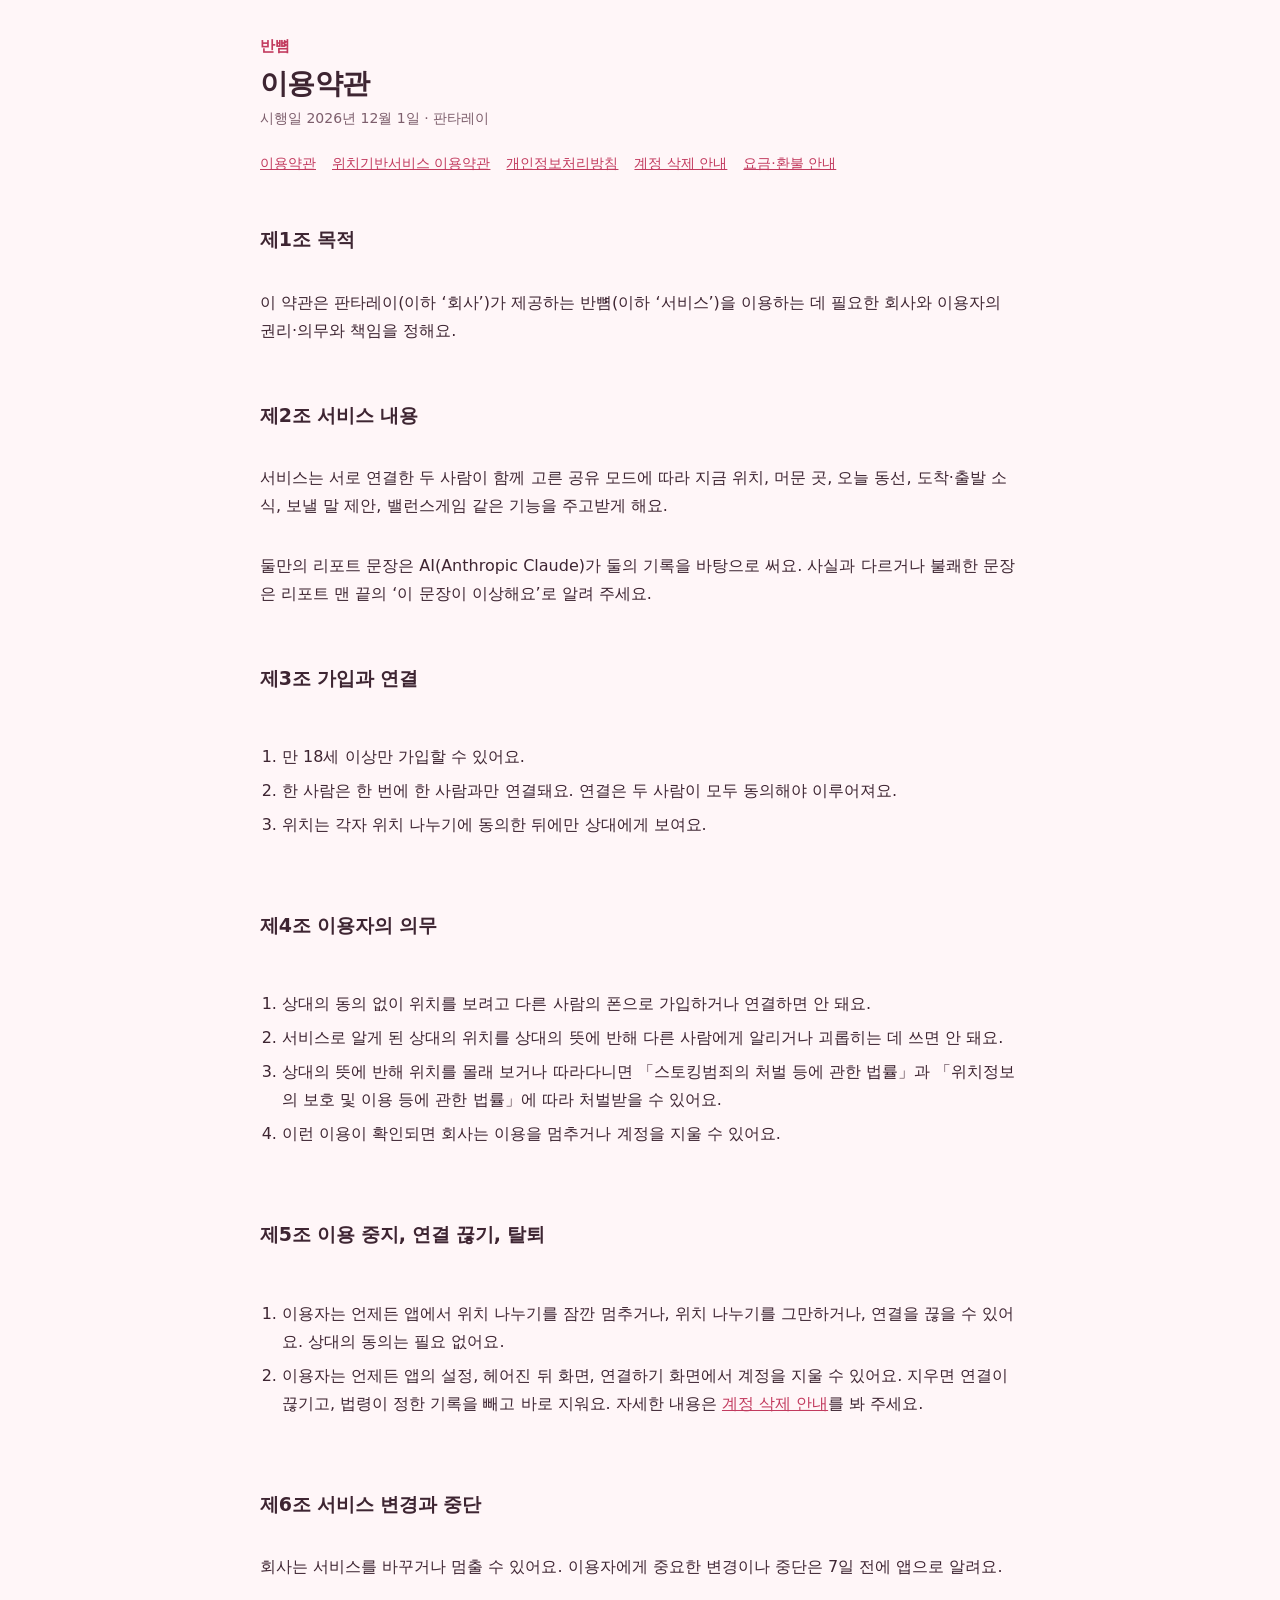
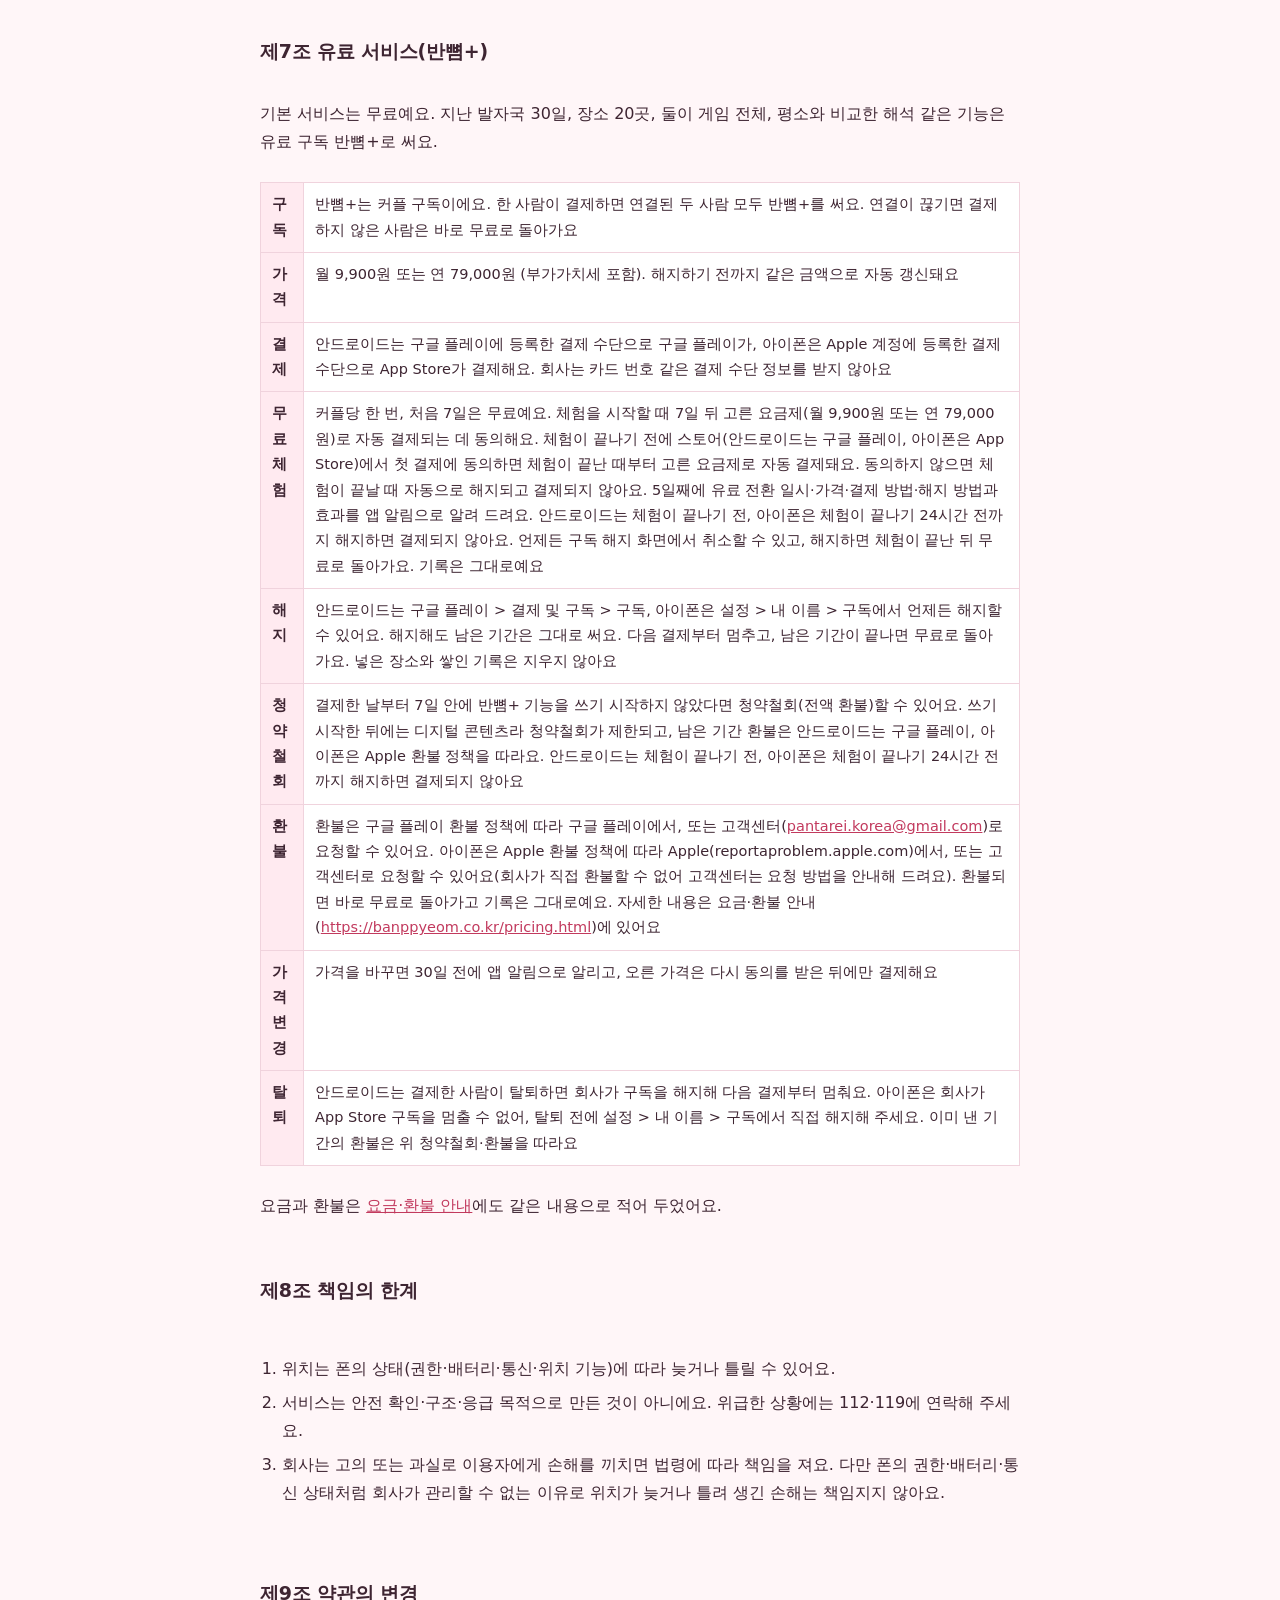
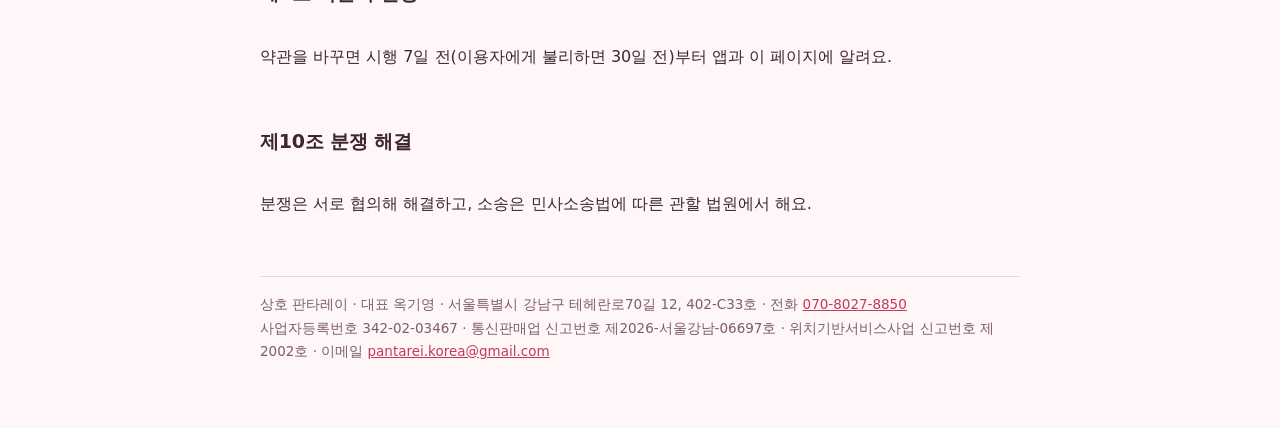
<file: terms.html>
<!doctype html>
<html lang="ko">
<head>
<meta charset="utf-8">
<meta name="viewport" content="width=device-width,initial-scale=1,viewport-fit=cover">
<title>반뼘 이용약관</title>
<link rel="stylesheet" href="style.css">
</head>
<body>
<main>
<header>
  <a class="brand" href="index.html">반뼘</a>
  <h1>이용약관</h1>
  <p class="meta">시행일 2026년 12월 1일 · 판타레이</p>
</header>
<nav class="docs" aria-label="정책 문서">
  <a href="terms.html">이용약관</a><a href="location-terms.html">위치기반서비스 이용약관</a><a href="privacy.html">개인정보처리방침</a><a href="delete-account.html">계정 삭제 안내</a><a href="pricing.html">요금·환불 안내</a>
</nav>

<h2>제1조 목적</h2>
<p>이 약관은 판타레이(이하 ‘회사’)가 제공하는 반뼘(이하 ‘서비스’)을 이용하는 데 필요한 회사와 이용자의 권리·의무와 책임을 정해요.</p>

<h2>제2조 서비스 내용</h2>
<p>서비스는 서로 연결한 두 사람이 함께 고른 공유 모드에 따라 지금 위치, 머문 곳, 오늘 동선, 도착·출발 소식, 보낼 말 제안, 밸런스게임 같은 기능을 주고받게 해요.</p>
<p>둘만의 리포트 문장은 AI(Anthropic Claude)가 둘의 기록을 바탕으로 써요. 사실과 다르거나 불쾌한 문장은 리포트 맨 끝의 ‘이 문장이 이상해요’로 알려 주세요.</p>

<h2>제3조 가입과 연결</h2>
<ol>
  <li>만 18세 이상만 가입할 수 있어요.</li>
  <li>한 사람은 한 번에 한 사람과만 연결돼요. 연결은 두 사람이 모두 동의해야 이루어져요.</li>
  <li>위치는 각자 위치 나누기에 동의한 뒤에만 상대에게 보여요.</li>
</ol>

<h2>제4조 이용자의 의무</h2>
<ol>
  <li>상대의 동의 없이 위치를 보려고 다른 사람의 폰으로 가입하거나 연결하면 안 돼요.</li>
  <li>서비스로 알게 된 상대의 위치를 상대의 뜻에 반해 다른 사람에게 알리거나 괴롭히는 데 쓰면 안 돼요.</li>
  <li>상대의 뜻에 반해 위치를 몰래 보거나 따라다니면 「스토킹범죄의 처벌 등에 관한 법률」과 「위치정보의 보호 및 이용 등에 관한 법률」에 따라 처벌받을 수 있어요.</li>
  <li>이런 이용이 확인되면 회사는 이용을 멈추거나 계정을 지울 수 있어요.</li>
</ol>

<h2>제5조 이용 중지, 연결 끊기, 탈퇴</h2>
<ol>
  <li>이용자는 언제든 앱에서 위치 나누기를 잠깐 멈추거나, 위치 나누기를 그만하거나, 연결을 끊을 수 있어요. 상대의 동의는 필요 없어요.</li>
  <li>이용자는 언제든 앱의 설정, 헤어진 뒤 화면, 연결하기 화면에서 계정을 지울 수 있어요. 지우면 연결이 끊기고, 법령이 정한 기록을 빼고 바로 지워요. 자세한 내용은 <a href="delete-account.html">계정 삭제 안내</a>를 봐 주세요.</li>
</ol>

<h2>제6조 서비스 변경과 중단</h2>
<p>회사는 서비스를 바꾸거나 멈출 수 있어요. 이용자에게 중요한 변경이나 중단은 7일 전에 앱으로 알려요.</p>

<h2>제7조 유료 서비스(반뼘+)</h2>
<p>기본 서비스는 무료예요. 지난 발자국 30일, 장소 20곳, 둘이 게임 전체, 평소와 비교한 해석 같은 기능은 유료 구독 반뼘+로 써요.</p>
<div class="tw"><table>
  <tbody>
    <tr><th>구독</th>
      <td>반뼘+는 커플 구독이에요. 한 사람이 결제하면 연결된 두 사람 모두 반뼘+를 써요. 연결이 끊기면 결제하지 않은 사람은 바로 무료로 돌아가요</td></tr>
    <tr><th>가격</th>
      <td>월 9,900원 또는 연 79,000원 (부가가치세 포함). 해지하기 전까지 같은 금액으로 자동 갱신돼요</td></tr>
    <tr><th>결제</th>
      <td>안드로이드는 구글 플레이에 등록한 결제 수단으로 구글 플레이가, 아이폰은 Apple 계정에 등록한 결제 수단으로 App Store가 결제해요. 회사는 카드 번호 같은 결제 수단 정보를 받지 않아요</td></tr>
    <tr><th>무료 체험</th>
      <td>커플당 한 번, 처음 7일은 무료예요. 체험을 시작할 때 7일 뒤 고른 요금제(월 9,900원 또는 연 79,000원)로 자동 결제되는 데 동의해요. 체험이 끝나기 전에 스토어(안드로이드는 구글 플레이, 아이폰은 App Store)에서 첫 결제에 동의하면 체험이 끝난 때부터 고른 요금제로 자동 결제돼요. 동의하지 않으면 체험이 끝날 때 자동으로 해지되고 결제되지 않아요. 5일째에 유료 전환 일시·가격·결제 방법·해지 방법과 효과를 앱 알림으로 알려 드려요. 안드로이드는 체험이 끝나기 전, 아이폰은 체험이 끝나기 24시간 전까지 해지하면 결제되지 않아요. 언제든 구독 해지 화면에서 취소할 수 있고, 해지하면 체험이 끝난 뒤 무료로 돌아가요. 기록은 그대로예요</td></tr>
    <tr><th>해지</th>
      <td>안드로이드는 구글 플레이 &gt; 결제 및 구독 &gt; 구독, 아이폰은 설정 &gt; 내 이름 &gt; 구독에서 언제든 해지할 수 있어요. 해지해도 남은 기간은 그대로 써요. 다음 결제부터 멈추고, 남은 기간이 끝나면 무료로 돌아가요. 넣은 장소와 쌓인 기록은 지우지 않아요</td></tr>
    <tr><th>청약철회</th>
      <td>결제한 날부터 7일 안에 반뼘+ 기능을 쓰기 시작하지 않았다면 청약철회(전액 환불)할 수 있어요. 쓰기 시작한 뒤에는 디지털 콘텐츠라 청약철회가 제한되고, 남은 기간 환불은 안드로이드는 구글 플레이, 아이폰은 Apple 환불 정책을 따라요. 안드로이드는 체험이 끝나기 전, 아이폰은 체험이 끝나기 24시간 전까지 해지하면 결제되지 않아요</td></tr>
    <tr><th>환불</th>
      <td>환불은 구글 플레이 환불 정책에 따라 구글 플레이에서, 또는 고객센터(<a href="mailto:pantarei.korea@gmail.com">pantarei.korea@gmail.com</a>)로 요청할 수 있어요. 아이폰은 Apple 환불 정책에 따라 Apple(reportaproblem.apple.com)에서, 또는 고객센터로 요청할 수 있어요(회사가 직접 환불할 수 없어 고객센터는 요청 방법을 안내해 드려요). 환불되면 바로 무료로 돌아가고 기록은 그대로예요. 자세한 내용은 요금·환불 안내(<a href="pricing.html">https://banppyeom.co.kr/pricing.html</a>)에 있어요</td></tr>
    <tr><th>가격 변경</th>
      <td>가격을 바꾸면 30일 전에 앱 알림으로 알리고, 오른 가격은 다시 동의를 받은 뒤에만 결제해요</td></tr>
    <tr><th>탈퇴</th>
      <td>안드로이드는 결제한 사람이 탈퇴하면 회사가 구독을 해지해 다음 결제부터 멈춰요. 아이폰은 회사가 App Store 구독을 멈출 수 없어, 탈퇴 전에 설정 &gt; 내 이름 &gt; 구독에서 직접 해지해 주세요. 이미 낸 기간의 환불은 위 청약철회·환불을 따라요</td></tr>
  </tbody>
</table></div>
<p>요금과 환불은 <a href="pricing.html">요금·환불 안내</a>에도 같은 내용으로 적어 두었어요.</p>

<h2>제8조 책임의 한계</h2>
<ol>
  <li>위치는 폰의 상태(권한·배터리·통신·위치 기능)에 따라 늦거나 틀릴 수 있어요.</li>
  <li>서비스는 안전 확인·구조·응급 목적으로 만든 것이 아니에요. 위급한 상황에는 112·119에 연락해 주세요.</li>
  <li>회사는 고의 또는 과실로 이용자에게 손해를 끼치면 법령에 따라 책임을 져요. 다만 폰의 권한·배터리·통신 상태처럼 회사가 관리할 수 없는 이유로 위치가 늦거나 틀려 생긴 손해는 책임지지 않아요.</li>
</ol>

<h2>제9조 약관의 변경</h2>
<p>약관을 바꾸면 시행 7일 전(이용자에게 불리하면 30일 전)부터 앱과 이 페이지에 알려요.</p>

<h2>제10조 분쟁 해결</h2>
<p>분쟁은 서로 협의해 해결하고, 소송은 민사소송법에 따른 관할 법원에서 해요.</p>

<footer>
  상호 판타레이 · 대표 옥기영 · 서울특별시 강남구 테헤란로70길 12, 402-C33호 · 전화 <a href="tel:07080278850">070-8027-8850</a><br>
  사업자등록번호 342-02-03467 · 통신판매업 신고번호 제2026-서울강남-06697호 · 위치기반서비스사업 신고번호 제2002호 · 이메일 <a href="mailto:pantarei.korea@gmail.com">pantarei.korea@gmail.com</a>
</footer>
</main>
</body>
</html>
</file>
<file: style.css>
/* 반뼘 정책 페이지 공용 스타일. 색은 앱 테마 A와 같은 계열 */
:root{--bg:#FFF6F8;--card:#FFFFFF;--ink:#3E2532;--sub:#7D5E6C;--line:#F0D3DD;--accent:#C23A5E;--soft:#FFEAF0;
  --font:"Pretendard","Apple SD Gothic Neo","Noto Sans KR","Malgun Gothic",system-ui,sans-serif}
@media (prefers-color-scheme:dark){:root{--bg:#1A1216;--card:#241920;--ink:#F7E8EF;--sub:#C2A3B2;--line:#4A3440;--accent:#FF8FAE;--soft:#33232B;color-scheme:dark}}
*{box-sizing:border-box}
body{margin:0;background:var(--bg);color:var(--ink);font-family:var(--font);font-size:16px;line-height:1.75;
  padding:32px max(16px,env(safe-area-inset-right)) 64px max(16px,env(safe-area-inset-left))}
main{max-width:760px;margin:0 auto;display:flex;flex-direction:column;gap:20px}
header .brand{font-weight:800;font-size:15px;color:var(--accent);text-decoration:none}
h1{font-size:28px;line-height:1.3;margin:6px 0 4px;letter-spacing:-.02em}
.meta{color:var(--sub);font-size:14px;margin:0}
h2{font-size:19px;margin:28px 0 6px;letter-spacing:-.01em}
h3{font-size:16px;margin:16px 0 4px}
p,li{margin:6px 0}
ul,ol{padding-left:22px}
.box{background:var(--card);border:1px solid var(--line);border-radius:14px;padding:16px 18px}
.soft{background:var(--soft);border-radius:14px;padding:14px 18px}
.tw{overflow-x:auto}
table{border-collapse:collapse;width:100%;min-width:560px;font-size:14.5px;background:var(--card)}
th,td{border:1px solid var(--line);padding:9px 11px;text-align:left;vertical-align:top}
th{background:var(--soft);font-weight:700}
nav.docs{display:flex;flex-wrap:wrap;gap:8px 16px;font-size:14px}
a{color:var(--accent)}
footer a[href^="tel:"]{white-space:nowrap} /* 전화번호가 줄 중간에서 끊기지 않게 (2026-11-27) */
footer{margin-top:32px;color:var(--sub);font-size:13.5px;border-top:1px solid var(--line);padding-top:16px}
.todo{background:#FFF3C4;color:#5A4300;padding:0 4px;border-radius:4px}
@media (prefers-color-scheme:dark){.todo{background:#4A3A0A;color:#FFE08A}}
</file>
